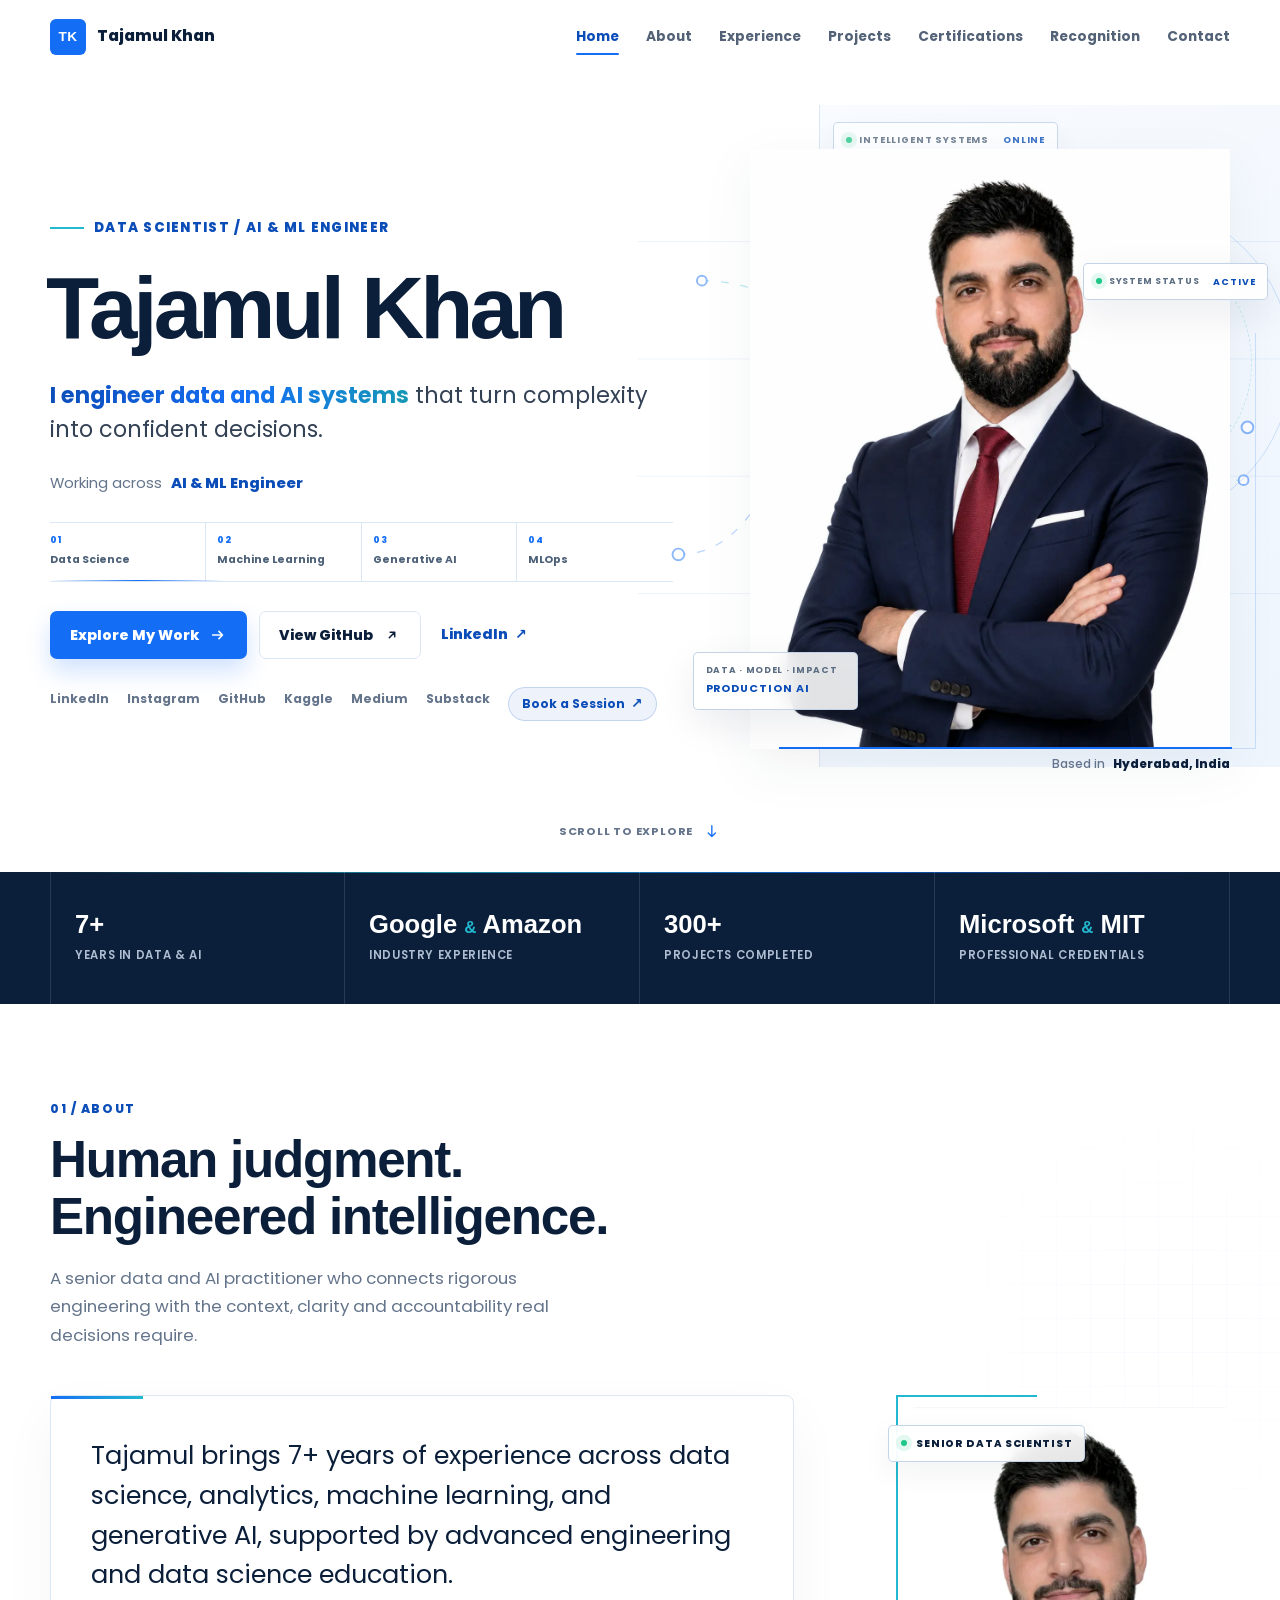
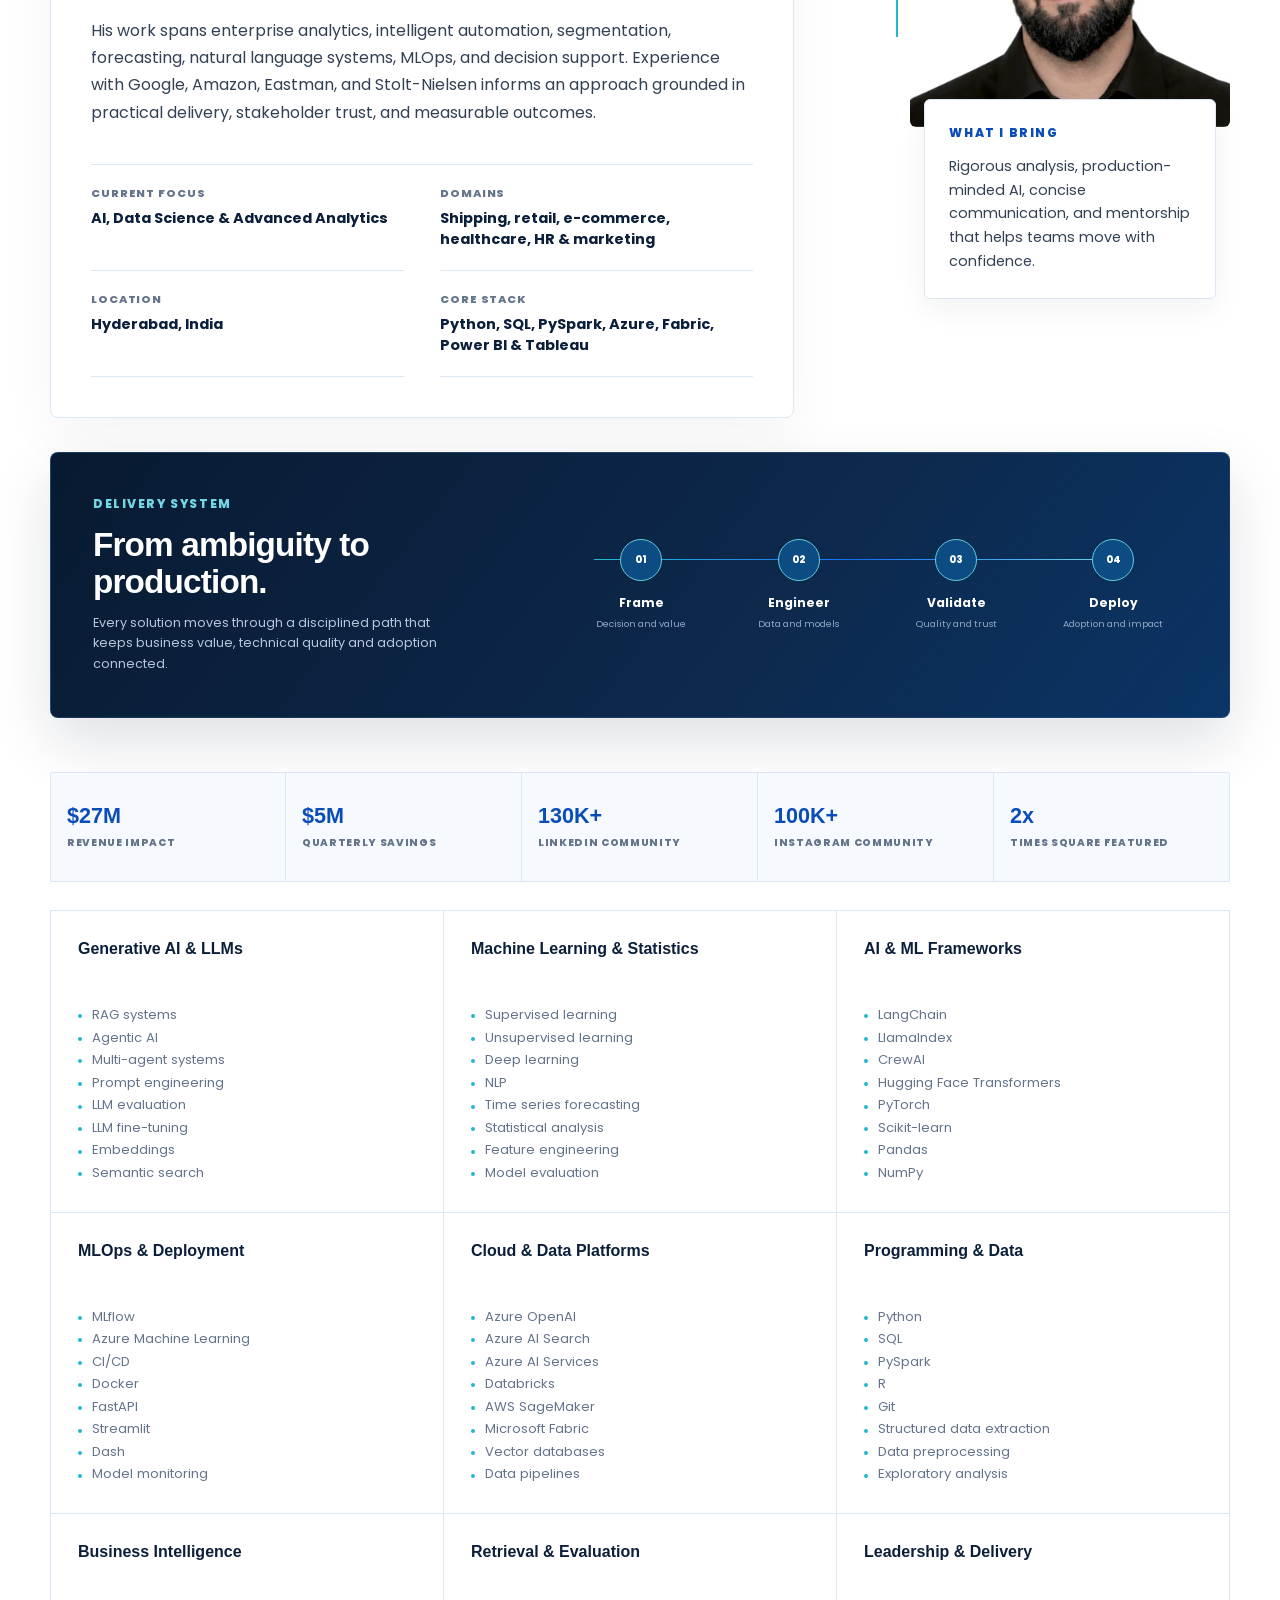
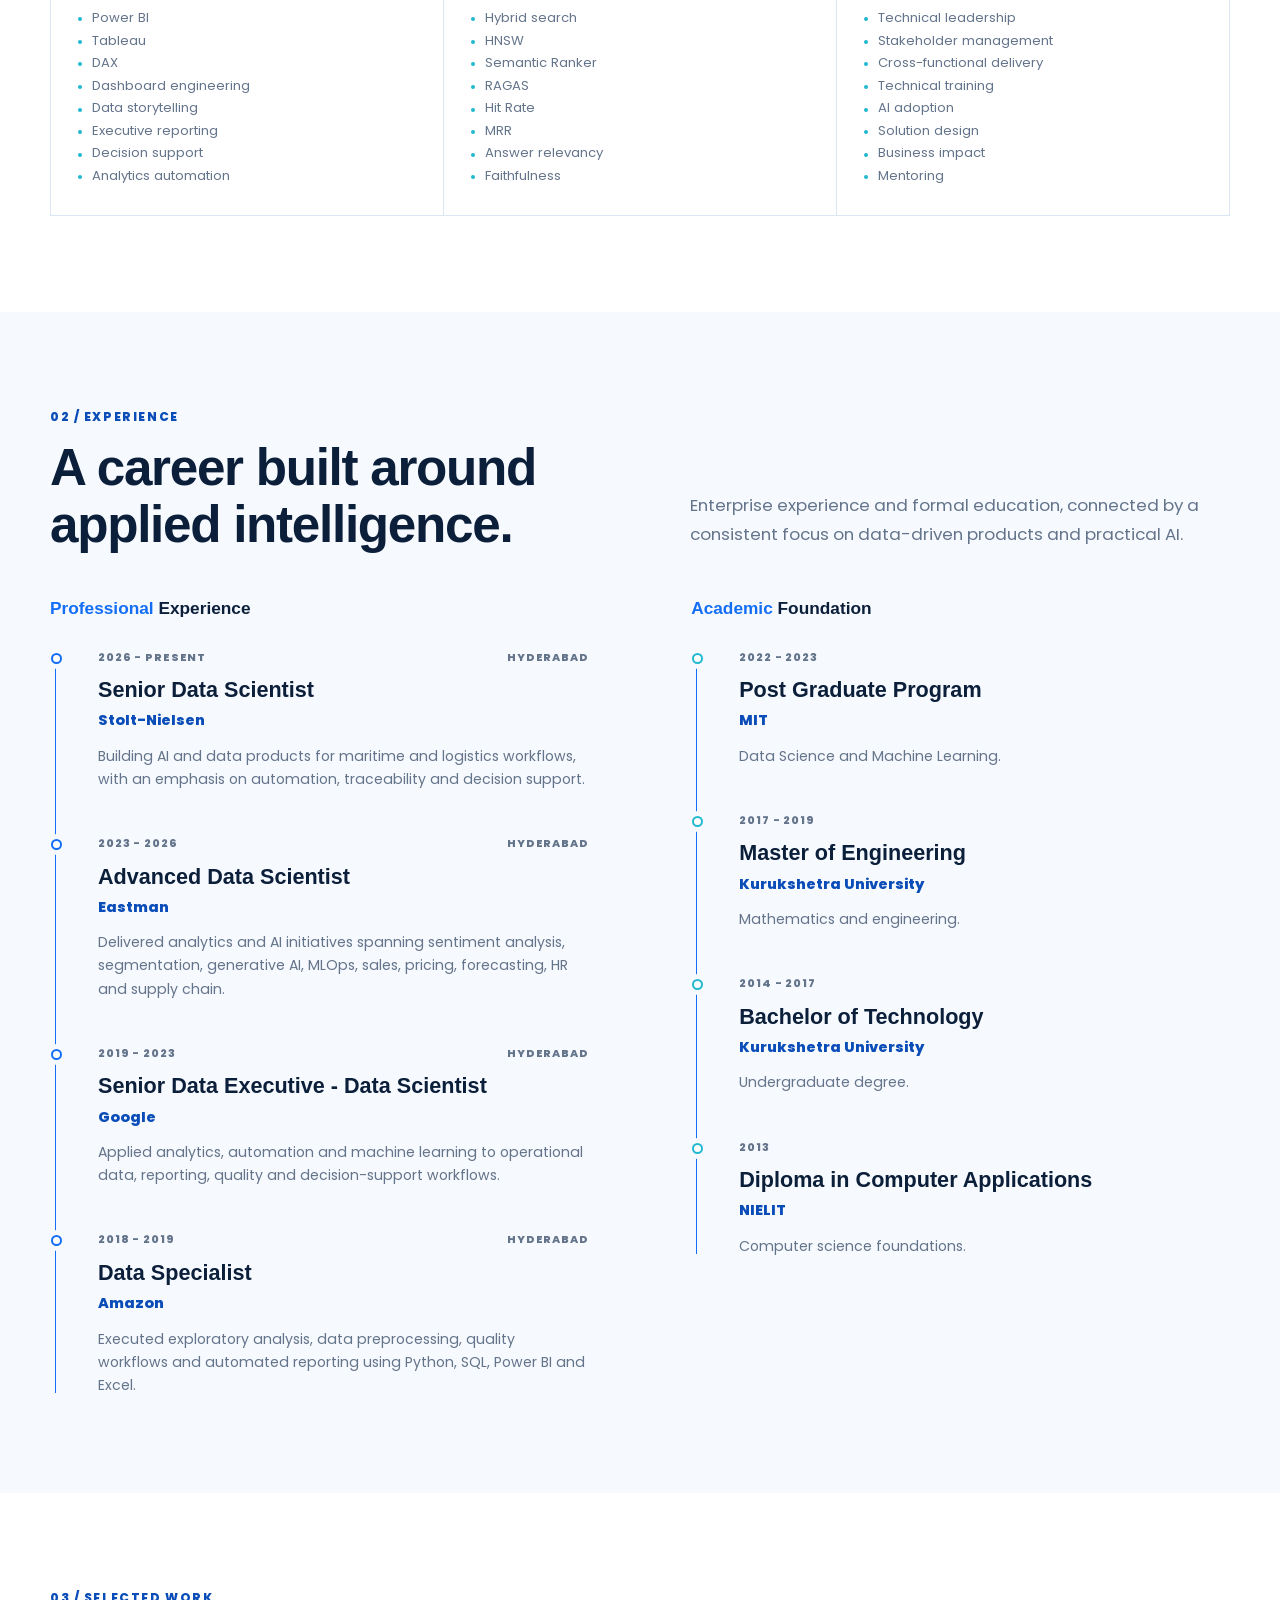
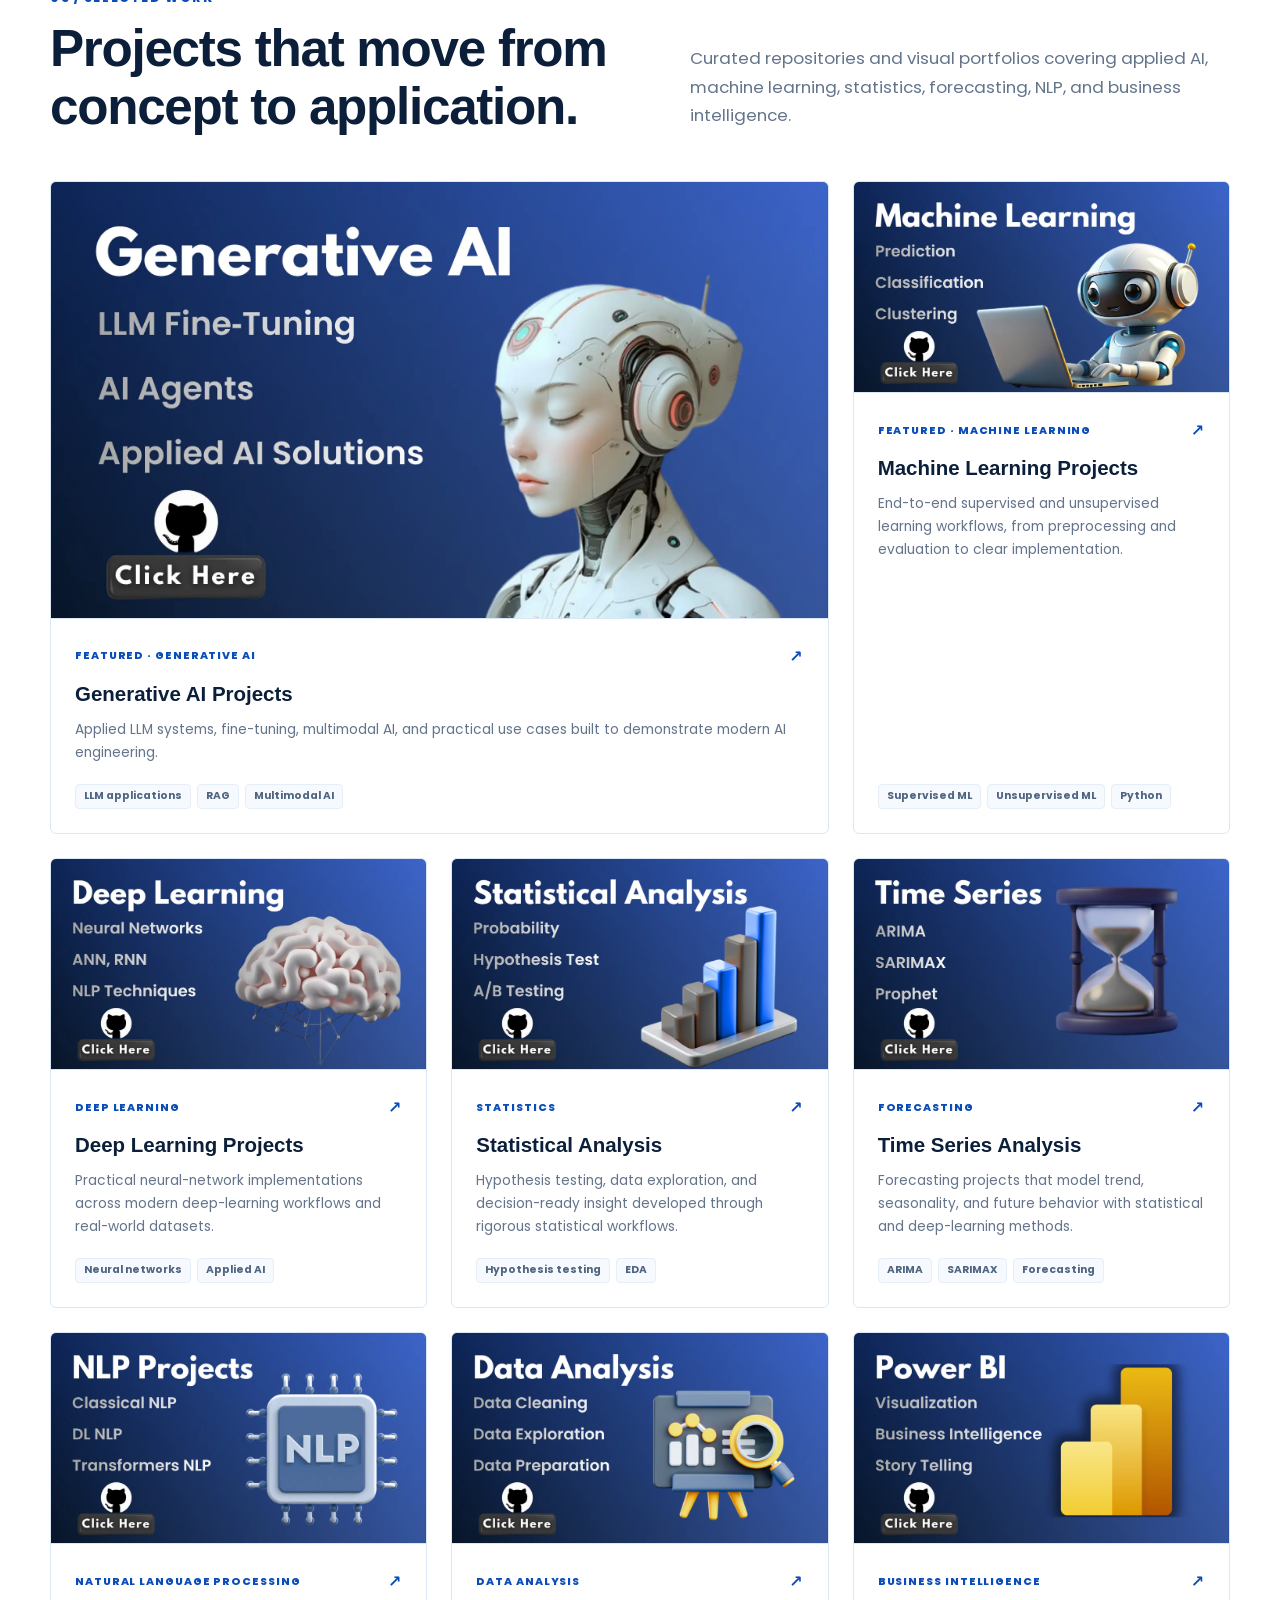
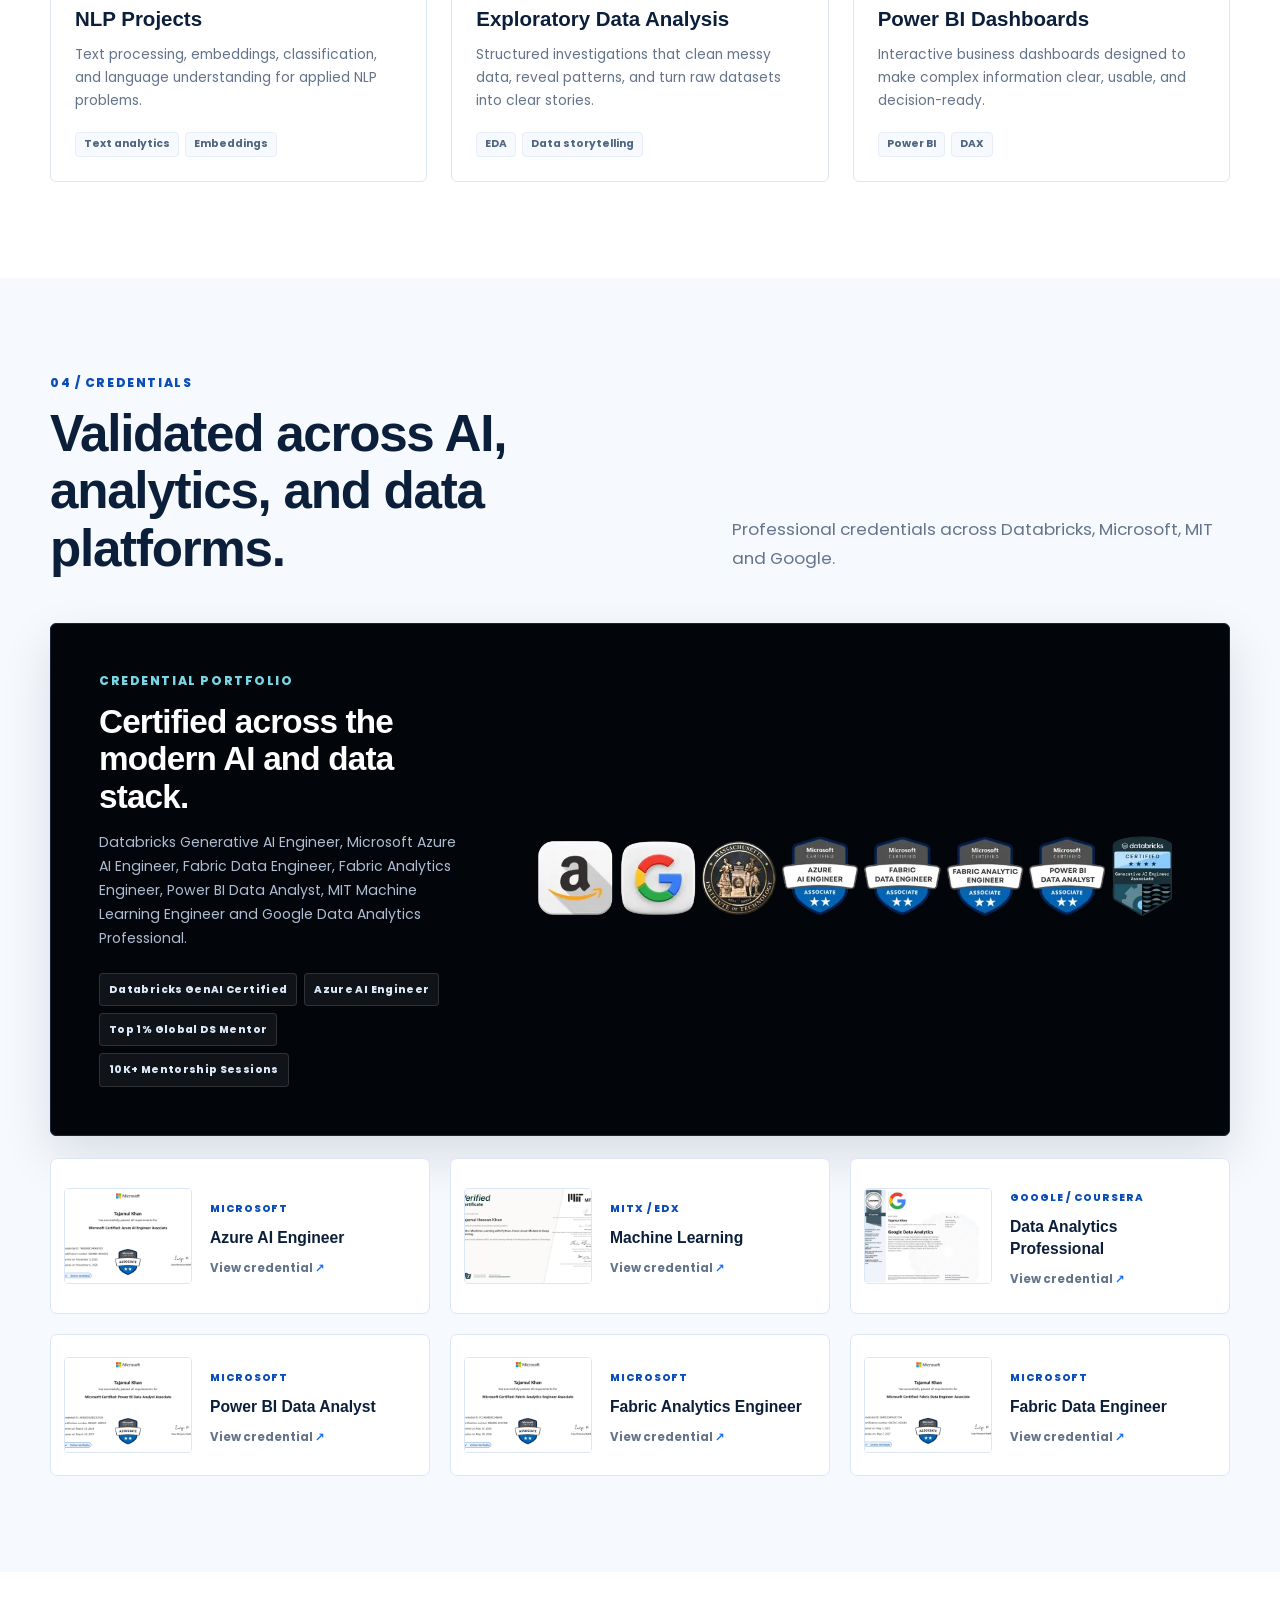
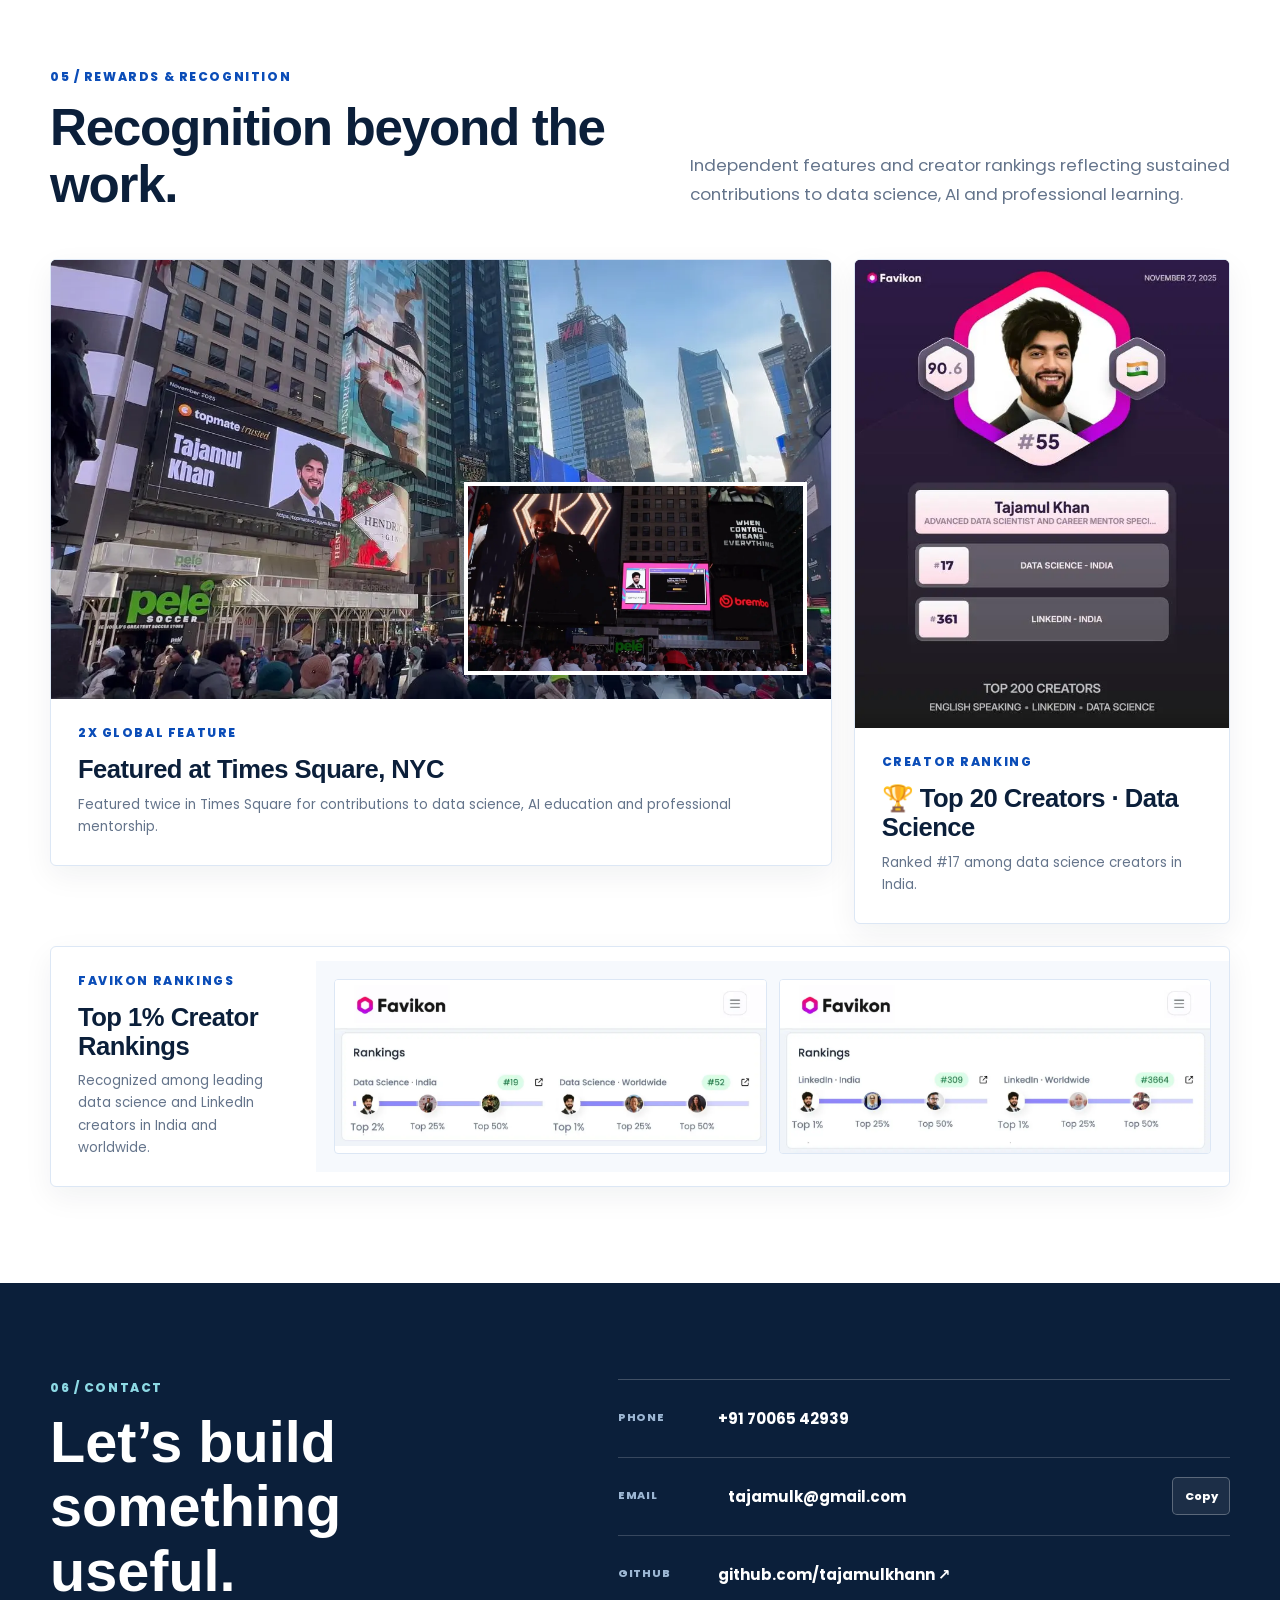
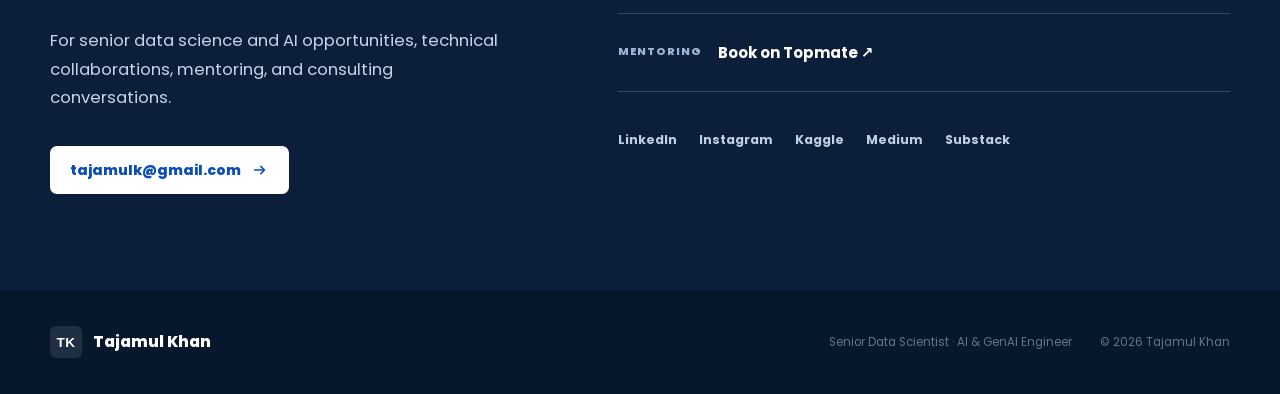
<file: index.html>
<!doctype html>
<html lang="en" class="no-js">
  <head>
    <meta charset="utf-8">
    <meta name="viewport" content="width=device-width, initial-scale=1">
    <meta name="theme-color" content="#ffffff">
    <meta name="color-scheme" content="light">

    <title>Tajamul Khan | Senior Data Scientist &amp; AI Engineer</title>
    <meta name="description" content="Portfolio of Tajamul Khan, a Senior Data Scientist and AI Engineer building practical machine learning, generative AI, analytics, and data products.">
    <link rel="canonical" href="https://tajamulkhann.github.io/">

    <meta property="og:type" content="profile">
    <meta property="og:title" content="Tajamul Khan | Senior Data Scientist &amp; AI Engineer">
    <meta property="og:description" content="Data science, machine learning, generative AI, analytics, and engineering work by Tajamul Khan.">
    <meta property="og:url" content="https://tajamulkhann.github.io/">
    <meta property="og:image" content="https://tajamulkhann.github.io/images/tajamul-khan-portrait.png">
    <meta property="og:image:alt" content="Professional portrait of Tajamul Khan">
    <meta property="profile:first_name" content="Tajamul">
    <meta property="profile:last_name" content="Khan">

    <meta name="twitter:card" content="summary_large_image">
    <meta name="twitter:title" content="Tajamul Khan | Senior Data Scientist &amp; AI Engineer">
    <meta name="twitter:description" content="Explore practical data science, AI, machine learning, and analytics work by Tajamul Khan.">
    <meta name="twitter:image" content="https://tajamulkhann.github.io/images/tajamul-khan-portrait.png">
    <meta name="twitter:image:alt" content="Professional portrait of Tajamul Khan">

    <link rel="icon" href="images/favicon.svg" type="image/svg+xml">
    <link rel="preload" href="images/tajamul-khan-portrait.webp" as="image" type="image/webp" fetchpriority="high">
    <link rel="preconnect" href="https://fonts.googleapis.com">
    <link rel="preconnect" href="https://fonts.gstatic.com" crossorigin>
    <link href="https://fonts.googleapis.com/css2?family=Poppins:wght@400;500;600;700&amp;display=swap" rel="stylesheet">
    <link rel="stylesheet" href="css/portfolio.css">
    <script>document.documentElement.classList.replace('no-js', 'js');</script>

    <script type="application/ld+json">
      {
        "@context": "https://schema.org",
        "@type": "Person",
        "name": "Tajamul Khan",
        "url": "https://tajamulkhann.github.io/",
        "image": "https://tajamulkhann.github.io/images/tajamul-khan-portrait.png",
        "jobTitle": "Senior Data Scientist",
        "address": {
          "@type": "PostalAddress",
          "addressLocality": "Hyderabad",
          "addressCountry": "IN"
        },
        "sameAs": [
          "https://github.com/tajamulkhann",
          "https://www.linkedin.com/in/tajamulkhann/",
          "https://www.instagram.com/tajamul.codes/",
          "https://www.kaggle.com/tajamulkhan",
          "https://medium.com/@tajamulkhan",
          "https://substack.com/@tajamulkhan"
        ],
        "knowsAbout": ["Data Science", "Machine Learning", "Generative AI", "Agentic AI", "Business Intelligence", "Statistical Analysis"]
      }
    </script>
  </head>

  <body>
    <a class="skip-link" href="#main-content">Skip to main content</a>

    <header class="site-header" id="ftco-navbar">
      <div class="nav-shell">
        <a class="brand" href="index.html" aria-label="Tajamul Khan portfolio home">
          <span class="brand-mark" aria-hidden="true">TK</span>
          <span class="brand-name">Tajamul Khan</span>
        </a>

        <button class="menu-toggle" type="button" aria-expanded="false" aria-controls="ftco-nav" aria-label="Open navigation menu">
          <span></span><span></span><span></span>
        </button>

        <nav class="site-nav" id="ftco-nav" aria-label="Primary navigation">
          <a href="#home-section" data-nav-link>Home</a>
          <a href="#about-section" data-nav-link>About</a>
          <a href="#resume-section" data-nav-link>Experience</a>
          <a href="#project-section" data-nav-link>Projects</a>
          <a href="#service-section" data-nav-link>Certifications</a>
          <a href="#recognition-section" data-nav-link>Recognition</a>
          <a href="#contact-section" data-nav-link>Contact</a>
        </nav>
      </div>
    </header>

    <main id="main-content">
      <section class="hero" id="home-section" data-section aria-labelledby="hero-title">
        <div class="hero-system-art" aria-hidden="true">
          <svg viewBox="0 0 720 620" preserveAspectRatio="xMidYMid meet">
            <g class="system-grid-lines">
              <path d="M30 120H690M30 240H690M30 360H690M30 480H690"/>
              <path d="M150 40V580M300 40V580M450 40V580M600 40V580"/>
            </g>
            <g class="system-paths">
              <path d="M72 440C172 440 166 284 276 284S392 176 492 176 560 310 654 310"/>
              <path d="M96 160C182 160 208 220 292 220S405 414 510 414 562 364 650 364"/>
              <path d="M185 512C185 426 284 434 284 352S388 268 388 196 468 102 560 102"/>
            </g>
            <g class="system-nodes">
              <circle cx="72" cy="440" r="6"/><circle cx="276" cy="284" r="6"/><circle cx="492" cy="176" r="6"/><circle cx="654" cy="310" r="6"/>
              <circle cx="96" cy="160" r="5"/><circle cx="292" cy="220" r="5"/><circle cx="510" cy="414" r="5"/><circle cx="650" cy="364" r="5"/>
              <circle cx="185" cy="512" r="5"/><circle cx="388" cy="196" r="5"/><circle cx="560" cy="102" r="5"/>
            </g>
          </svg>
          <div class="system-readout"><span><i></i> Intelligent systems</span><b>ONLINE</b></div>
        </div>

        <div class="hero-grid container">
          <div class="hero-copy reveal">
            <p class="eyebrow"><span></span>Data Scientist / AI &amp; ML Engineer</p>
            <h1 id="hero-title">Tajamul Khan</h1>
            <p class="hero-statement"><span>I engineer data and AI systems</span> that turn complexity into confident decisions.</p>

            <div class="role-line">
              <span class="role-label">Working across</span>
              <span class="role-rotator" id="typing-animation" aria-hidden="true">Data Scientist</span>
              <span class="sr-only">Data Scientist, AI and Machine Learning Engineer, Generative AI Engineer and Agentic AI practitioner.</span>
            </div>

            <div class="hero-stack" aria-label="Core technical areas">
              <span><b>01</b> Data Science</span>
              <span><b>02</b> Machine Learning</span>
              <span><b>03</b> Generative AI</span>
              <span><b>04</b> MLOps</span>
            </div>

            <div class="hero-actions">
              <a class="button button-primary" href="#project-section">
                Explore My Work
                <svg aria-hidden="true" viewBox="0 0 20 20"><path d="M4 10h11M11 6l4 4-4 4"/></svg>
              </a>
              <a class="button button-secondary" href="https://github.com/tajamulkhann" target="_blank" rel="noopener noreferrer">
                View GitHub
                <svg aria-hidden="true" viewBox="0 0 20 20"><path d="M7 13 13 7M8 7h5v5"/></svg>
              </a>
              <a class="text-link" href="https://www.linkedin.com/in/tajamulkhann/" target="_blank" rel="noopener noreferrer">LinkedIn <span aria-hidden="true">↗</span></a>
            </div>

            <div class="hero-socials" aria-label="Social profiles">
              <a href="https://www.linkedin.com/in/tajamulkhann/" target="_blank" rel="noopener noreferrer">LinkedIn</a>
              <a href="https://www.instagram.com/tajamul.codes/" target="_blank" rel="noopener noreferrer">Instagram</a>
              <a href="https://github.com/tajamulkhann" target="_blank" rel="noopener noreferrer">GitHub</a>
              <a href="https://www.kaggle.com/tajamulkhan" target="_blank" rel="noopener noreferrer">Kaggle</a>
              <a href="https://medium.com/@tajamulkhan" target="_blank" rel="noopener noreferrer">Medium</a>
              <a href="https://substack.com/@tajamulkhan" target="_blank" rel="noopener noreferrer">Substack</a>
              <a class="hero-booking-link" href="https://topmate.io/tajamulkhan" target="_blank" rel="noopener noreferrer">Book a Session <span aria-hidden="true">↗</span></a>
            </div>
          </div>

          <div class="hero-portrait reveal" data-delay="120">
            <div class="portrait-tech portrait-tech-top" aria-hidden="true"><span><i></i> System status</span><strong>ACTIVE</strong></div>
            <div class="portrait-orbit" aria-hidden="true"><i></i><i></i><i></i></div>
            <picture>
              <source srcset="images/tajamul-khan-portrait.webp" type="image/webp">
              <img src="images/tajamul-khan-portrait.png" width="1122" height="1402" alt="Professional portrait of Tajamul Khan" fetchpriority="high" decoding="async">
            </picture>
            <div class="portrait-tech portrait-tech-bottom" aria-hidden="true"><span>DATA · MODEL · IMPACT</span><strong>PRODUCTION AI</strong></div>
            <p class="portrait-caption"><span>Based in</span> Hyderabad, India</p>
          </div>
        </div>

        <a class="scroll-cue" href="#about-section" aria-label="Scroll to About section">
          <span>Scroll to explore</span>
          <svg aria-hidden="true" viewBox="0 0 20 20"><path d="M10 3v12M6 11l4 4 4-4"/></svg>
        </a>
      </section>

      <aside class="proof-strip" aria-label="Career highlights">
        <div class="container proof-grid">
          <div class="proof-item reveal"><strong data-counter="7" data-suffix="+">7+</strong><span>Years in Data &amp; AI</span></div>
          <div class="proof-item reveal" data-delay="60"><strong>Google <small>&amp;</small> Amazon</strong><span>Industry Experience</span></div>
          <div class="proof-item reveal" data-delay="120"><strong data-counter="300" data-suffix="+">300+</strong><span>Projects Completed</span></div>
          <div class="proof-item reveal" data-delay="180"><strong>Microsoft <small>&amp;</small> MIT</strong><span>Professional Credentials</span></div>
        </div>
      </aside>

      <section class="section about-section" id="about-section" data-section aria-labelledby="about-title">
        <div class="container">
          <div class="section-heading reveal">
            <p class="section-kicker">01 / About</p>
            <h2 id="about-title">Human judgment.<br>Engineered intelligence.</h2>
            <p>A senior data and AI practitioner who connects rigorous engineering with the context, clarity and accountability real decisions require.</p>
          </div>

          <div class="about-layout">
            <article class="about-story reveal">
              <p class="lead">Tajamul brings 7+ years of experience across data science, analytics, machine learning, and generative AI, supported by advanced engineering and data science education.</p>
              <p>His work spans enterprise analytics, intelligent automation, segmentation, forecasting, natural language systems, MLOps, and decision support. Experience with Google, Amazon, Eastman, and Stolt-Nielsen informs an approach grounded in practical delivery, stakeholder trust, and measurable outcomes.</p>

              <dl class="profile-facts">
                <div><dt>Current focus</dt><dd>AI, Data Science &amp; Advanced Analytics</dd></div>
                <div><dt>Domains</dt><dd>Shipping, retail, e-commerce, healthcare, HR &amp; marketing</dd></div>
                <div><dt>Location</dt><dd>Hyderabad, India</dd></div>
                <div><dt>Core stack</dt><dd>Python, SQL, PySpark, Azure, Fabric, Power BI &amp; Tableau</dd></div>
              </dl>
            </article>

            <aside class="about-profile reveal" data-delay="100">
              <picture>
                <source srcset="images/tajamul-khan-headshot.webp" type="image/webp">
                <img src="images/tajamul-khan-headshot.png" width="800" height="800" loading="lazy" decoding="async" alt="Headshot of Tajamul Khan in a black shirt">
              </picture>
              <span class="about-profile-status" aria-hidden="true"><i></i> Senior Data Scientist</span>
              <div><p class="mini-label">What I bring</p><p>Rigorous analysis, production-minded AI, concise communication, and mentorship that helps teams move with confidence.</p></div>
            </aside>
          </div>

          <div class="delivery-system reveal" aria-label="Approach from business problem to production system">
            <div class="delivery-intro">
              <p class="mini-label">Delivery system</p>
              <h3>From ambiguity to production.</h3>
              <p>Every solution moves through a disciplined path that keeps business value, technical quality and adoption connected.</p>
            </div>
            <ol class="delivery-flow">
              <li><span>01</span><div><strong>Frame</strong><small>Decision and value</small></div></li>
              <li><span>02</span><div><strong>Engineer</strong><small>Data and models</small></div></li>
              <li><span>03</span><div><strong>Validate</strong><small>Quality and trust</small></div></li>
              <li><span>04</span><div><strong>Deploy</strong><small>Adoption and impact</small></div></li>
            </ol>
          </div>

          <div class="achievement-badges reveal" aria-label="Career impact and community highlights">
            <div><strong>$27M</strong><span>Revenue impact</span></div>
            <div><strong>$5M</strong><span>Quarterly savings</span></div>
            <div><strong>130K+</strong><span>LinkedIn community</span></div>
            <div><strong>100K+</strong><span>Instagram community</span></div>
            <div><strong>2x</strong><span>Times Square featured</span></div>
          </div>

          <div class="expertise-grid" aria-label="Areas of expertise">
            <article class="expertise-group reveal"><h3>Generative AI &amp; LLMs</h3><ul><li>RAG systems</li><li>Agentic AI</li><li>Multi-agent systems</li><li>Prompt engineering</li><li>LLM evaluation</li><li>LLM fine-tuning</li><li>Embeddings</li><li>Semantic search</li></ul></article>
            <article class="expertise-group reveal" data-delay="40"><h3>Machine Learning &amp; Statistics</h3><ul><li>Supervised learning</li><li>Unsupervised learning</li><li>Deep learning</li><li>NLP</li><li>Time series forecasting</li><li>Statistical analysis</li><li>Feature engineering</li><li>Model evaluation</li></ul></article>
            <article class="expertise-group reveal" data-delay="80"><h3>AI &amp; ML Frameworks</h3><ul><li>LangChain</li><li>LlamaIndex</li><li>CrewAI</li><li>Hugging Face Transformers</li><li>PyTorch</li><li>Scikit-learn</li><li>Pandas</li><li>NumPy</li></ul></article>
            <article class="expertise-group reveal" data-delay="120"><h3>MLOps &amp; Deployment</h3><ul><li>MLflow</li><li>Azure Machine Learning</li><li>CI/CD</li><li>Docker</li><li>FastAPI</li><li>Streamlit</li><li>Dash</li><li>Model monitoring</li></ul></article>
            <article class="expertise-group reveal" data-delay="160"><h3>Cloud &amp; Data Platforms</h3><ul><li>Azure OpenAI</li><li>Azure AI Search</li><li>Azure AI Services</li><li>Databricks</li><li>AWS SageMaker</li><li>Microsoft Fabric</li><li>Vector databases</li><li>Data pipelines</li></ul></article>
            <article class="expertise-group reveal" data-delay="200"><h3>Programming &amp; Data</h3><ul><li>Python</li><li>SQL</li><li>PySpark</li><li>R</li><li>Git</li><li>Structured data extraction</li><li>Data preprocessing</li><li>Exploratory analysis</li></ul></article>
            <article class="expertise-group reveal" data-delay="40"><h3>Business Intelligence</h3><ul><li>Power BI</li><li>Tableau</li><li>DAX</li><li>Dashboard engineering</li><li>Data storytelling</li><li>Executive reporting</li><li>Decision support</li><li>Analytics automation</li></ul></article>
            <article class="expertise-group reveal" data-delay="80"><h3>Retrieval &amp; Evaluation</h3><ul><li>Hybrid search</li><li>HNSW</li><li>Semantic Ranker</li><li>RAGAS</li><li>Hit Rate</li><li>MRR</li><li>Answer relevancy</li><li>Faithfulness</li></ul></article>
            <article class="expertise-group reveal" data-delay="120"><h3>Leadership &amp; Delivery</h3><ul><li>Technical leadership</li><li>Stakeholder management</li><li>Cross-functional delivery</li><li>Technical training</li><li>AI adoption</li><li>Solution design</li><li>Business impact</li><li>Mentoring</li></ul></article>
          </div>
        </div>
      </section>

      <section class="section experience-section" id="resume-section" data-section aria-labelledby="experience-title">
        <div class="container">
          <div class="section-heading section-heading-row reveal">
            <div><p class="section-kicker">02 / Experience</p><h2 id="experience-title">A career built around applied intelligence.</h2></div>
            <p>Enterprise experience and formal education, connected by a consistent focus on data-driven products and practical AI.</p>
          </div>

          <div class="timeline-columns">
            <div>
              <h3 class="timeline-heading"><span>Professional</span> Experience</h3>
              <div class="timeline reveal">
                <article class="timeline-item"><div class="timeline-meta"><time>2026 - Present</time><span>Hyderabad</span></div><h4>Senior Data Scientist</h4><p class="timeline-org">Stolt-Nielsen</p><p>Building AI and data products for maritime and logistics workflows, with an emphasis on automation, traceability and decision support.</p></article>
                <article class="timeline-item"><div class="timeline-meta"><time>2023 - 2026</time><span>Hyderabad</span></div><h4>Advanced Data Scientist</h4><p class="timeline-org">Eastman</p><p>Delivered analytics and AI initiatives spanning sentiment analysis, segmentation, generative AI, MLOps, sales, pricing, forecasting, HR and supply chain.</p></article>
                <article class="timeline-item"><div class="timeline-meta"><time>2019 - 2023</time><span>Hyderabad</span></div><h4>Senior Data Executive - Data Scientist</h4><p class="timeline-org">Google</p><p>Applied analytics, automation and machine learning to operational data, reporting, quality and decision-support workflows.</p></article>
                <article class="timeline-item"><div class="timeline-meta"><time>2018 - 2019</time><span>Hyderabad</span></div><h4>Data Specialist</h4><p class="timeline-org">Amazon</p><p>Executed exploratory analysis, data preprocessing, quality workflows and automated reporting using Python, SQL, Power BI and Excel.</p></article>
              </div>
            </div>

            <div>
              <h3 class="timeline-heading"><span>Academic</span> Foundation</h3>
              <div class="timeline timeline-education reveal" data-delay="100">
                <article class="timeline-item"><div class="timeline-meta"><time>2022 - 2023</time></div><h4>Post Graduate Program</h4><p class="timeline-org">MIT</p><p>Data Science and Machine Learning.</p></article>
                <article class="timeline-item"><div class="timeline-meta"><time>2017 - 2019</time></div><h4>Master of Engineering</h4><p class="timeline-org">Kurukshetra University</p><p>Mathematics and engineering.</p></article>
                <article class="timeline-item"><div class="timeline-meta"><time>2014 - 2017</time></div><h4>Bachelor of Technology</h4><p class="timeline-org">Kurukshetra University</p><p>Undergraduate degree.</p></article>
                <article class="timeline-item"><div class="timeline-meta"><time>2013</time></div><h4>Diploma in Computer Applications</h4><p class="timeline-org">NIELIT</p><p>Computer science foundations.</p></article>
              </div>
            </div>
          </div>
        </div>
      </section>

      <section class="section projects-section" id="project-section" data-section aria-labelledby="projects-title">
        <div class="container">
          <div class="section-heading section-heading-row reveal">
            <div><p class="section-kicker">03 / Selected work</p><h2 id="projects-title">Projects that move from concept to application.</h2></div>
            <p>Curated repositories and visual portfolios covering applied AI, machine learning, statistics, forecasting, NLP, and business intelligence.</p>
          </div>

          <div class="project-grid">
            <a class="project-card project-card-featured reveal" href="https://github.com/tajamulkhann/Generative-AI-Projects" target="_blank" rel="noopener noreferrer">
              <figure><img src="images/project-generative-ai.webp" width="1920" height="1080" alt="Preview of Tajamul Khan's Generative AI projects" loading="lazy" decoding="async"></figure>
              <div class="project-content"><div class="project-topline"><span>Featured · Generative AI</span><span aria-hidden="true">↗</span></div><h3>Generative AI Projects</h3><p>Applied LLM systems, fine-tuning, multimodal AI, and practical use cases built to demonstrate modern AI engineering.</p><ul class="tag-list"><li>LLM applications</li><li>RAG</li><li>Multimodal AI</li></ul></div>
            </a>

            <a class="project-card project-card-featured reveal" data-delay="80" href="https://github.com/tajamulkhann/Machine-Learning-Projects" target="_blank" rel="noopener noreferrer">
              <figure><img src="images/project-machine-learning.webp" width="1920" height="1080" alt="Preview of Tajamul Khan's Machine Learning projects" loading="lazy" decoding="async"></figure>
              <div class="project-content"><div class="project-topline"><span>Featured · Machine Learning</span><span aria-hidden="true">↗</span></div><h3>Machine Learning Projects</h3><p>End-to-end supervised and unsupervised learning workflows, from preprocessing and evaluation to clear implementation.</p><ul class="tag-list"><li>Supervised ML</li><li>Unsupervised ML</li><li>Python</li></ul></div>
            </a>

            <a class="project-card reveal" href="https://github.com/tajamulkhann/Deep-Learning-Projects" target="_blank" rel="noopener noreferrer"><figure><img src="images/project-deep-learning.webp" width="1920" height="1080" alt="Preview of Tajamul Khan's Deep Learning projects" loading="lazy" decoding="async"></figure><div class="project-content"><div class="project-topline"><span>Deep Learning</span><span aria-hidden="true">↗</span></div><h3>Deep Learning Projects</h3><p>Practical neural-network implementations across modern deep-learning workflows and real-world datasets.</p><ul class="tag-list"><li>Neural networks</li><li>Applied AI</li></ul></div></a>
            <a class="project-card reveal" data-delay="50" href="https://github.com/tajamulkhann/Statistical-Analysis-Projects" target="_blank" rel="noopener noreferrer"><figure><img src="images/project-statistical-analysis.webp" width="1920" height="1080" alt="Preview of Tajamul Khan's Statistical Analysis projects" loading="lazy" decoding="async"></figure><div class="project-content"><div class="project-topline"><span>Statistics</span><span aria-hidden="true">↗</span></div><h3>Statistical Analysis</h3><p>Hypothesis testing, data exploration, and decision-ready insight developed through rigorous statistical workflows.</p><ul class="tag-list"><li>Hypothesis testing</li><li>EDA</li></ul></div></a>
            <a class="project-card reveal" data-delay="100" href="https://github.com/tajamulkhann/Time-Series-Analysis" target="_blank" rel="noopener noreferrer"><figure><img src="images/project-time-series.webp" width="1920" height="1080" alt="Preview of Tajamul Khan's Time Series Analysis projects" loading="lazy" decoding="async"></figure><div class="project-content"><div class="project-topline"><span>Forecasting</span><span aria-hidden="true">↗</span></div><h3>Time Series Analysis</h3><p>Forecasting projects that model trend, seasonality, and future behavior with statistical and deep-learning methods.</p><ul class="tag-list"><li>ARIMA</li><li>SARIMAX</li><li>Forecasting</li></ul></div></a>
            <a class="project-card reveal" href="https://github.com/tajamulkhann/NLP-Projects" target="_blank" rel="noopener noreferrer"><figure><img src="images/project-nlp.webp" width="1920" height="1080" alt="Preview of Tajamul Khan's Natural Language Processing projects" loading="lazy" decoding="async"></figure><div class="project-content"><div class="project-topline"><span>Natural Language Processing</span><span aria-hidden="true">↗</span></div><h3>NLP Projects</h3><p>Text processing, embeddings, classification, and language understanding for applied NLP problems.</p><ul class="tag-list"><li>Text analytics</li><li>Embeddings</li></ul></div></a>
            <a class="project-card reveal" data-delay="50" href="https://github.com/tajamulkhann/Exploratory-Data-Analysis-Projects" target="_blank" rel="noopener noreferrer"><figure><img src="images/project-data-analysis.webp" width="1920" height="1080" alt="Preview of Tajamul Khan's Exploratory Data Analysis projects" loading="lazy" decoding="async"></figure><div class="project-content"><div class="project-topline"><span>Data Analysis</span><span aria-hidden="true">↗</span></div><h3>Exploratory Data Analysis</h3><p>Structured investigations that clean messy data, reveal patterns, and turn raw datasets into clear stories.</p><ul class="tag-list"><li>EDA</li><li>Data storytelling</li></ul></div></a>
            <a class="project-card reveal" data-delay="100" href="https://github.com/tajamulkhann/Power-BI-Projects" target="_blank" rel="noopener noreferrer"><figure><img src="images/project-power-bi.webp" width="1920" height="1080" alt="Preview of Tajamul Khan's Power BI dashboard portfolio" loading="lazy" decoding="async"></figure><div class="project-content"><div class="project-topline"><span>Business Intelligence</span><span aria-hidden="true">↗</span></div><h3>Power BI Dashboards</h3><p>Interactive business dashboards designed to make complex information clear, usable, and decision-ready.</p><ul class="tag-list"><li>Power BI</li><li>DAX</li></ul></div></a>
          </div>
        </div>
      </section>

      <section class="section credentials-section" id="service-section" data-section aria-labelledby="credentials-title">
        <div class="container">
          <div class="section-heading section-heading-row reveal">
            <div><p class="section-kicker">04 / Credentials</p><h2 id="credentials-title">Validated across AI, analytics, and data platforms.</h2></div>
            <p>Professional credentials across Databricks, Microsoft, MIT and Google.</p>
          </div>

          <div class="badge-showcase reveal">
            <div class="badge-showcase-copy">
              <p class="mini-label">Credential portfolio</p>
              <h3>Certified across the modern AI and data stack.</h3>
              <p>Databricks Generative AI Engineer, Microsoft Azure AI Engineer, Fabric Data Engineer, Fabric Analytics Engineer, Power BI Data Analyst, MIT Machine Learning Engineer and Google Data Analytics Professional.</p>
              <div class="resume-badges" aria-label="Additional resume credentials and recognition">
                <span>Databricks GenAI Certified</span>
                <span>Azure AI Engineer</span>
                <span>Top 1% Global DS Mentor</span>
                <span>10K+ Mentorship Sessions</span>
              </div>
            </div>
            <picture>
              <source srcset="images/credential-badges.webp" type="image/webp">
              <img src="images/credential-badges.png" width="1109" height="225" loading="lazy" decoding="async" alt="Amazon, Google, MIT, Microsoft Azure AI Engineer, Fabric Data Engineer, Fabric Analytics Engineer, Power BI Data Analyst and Databricks Generative AI Engineer badges">
            </picture>
          </div>

          <div class="credential-grid">
            <a class="credential-card reveal" href="https://learn.microsoft.com/api/credentials/share/en-us/Tajamulkhan/7608998C940697ED?sharingId=EF7CB78252919E24" target="_blank" rel="noopener noreferrer"><img src="images/proj_10.png" width="1920" height="1080" loading="lazy" decoding="async" alt="Microsoft Azure AI Engineer credential preview"><div><span>Microsoft</span><h3>Azure AI Engineer</h3><p>View credential <b aria-hidden="true">↗</b></p></div></a>
            <a class="credential-card reveal" data-delay="50" href="https://courses.edx.org/certificates/b411376a873a4a1186f5b8939f3f9572" target="_blank" rel="noopener noreferrer"><img src="images/proj_11.png" width="1920" height="1080" loading="lazy" decoding="async" alt="MIT machine learning credential preview"><div><span>MITx / edX</span><h3>Machine Learning</h3><p>View credential <b aria-hidden="true">↗</b></p></div></a>
            <a class="credential-card reveal" data-delay="100" href="https://www.coursera.org/account/accomplishments/professional-cert/3AUVKHKF52ZP" target="_blank" rel="noopener noreferrer"><img src="images/proj_12.png" width="1920" height="1080" loading="lazy" decoding="async" alt="Google Data Analytics Professional credential preview"><div><span>Google / Coursera</span><h3>Data Analytics Professional</h3><p>View credential <b aria-hidden="true">↗</b></p></div></a>
            <a class="credential-card reveal" href="https://learn.microsoft.com/api/credentials/share/en-us/Tajamulkhan/AD600242B5C8212A?sharingId=EF7CB78252919E24" target="_blank" rel="noopener noreferrer"><img src="images/proj_13.png" width="1920" height="1080" loading="lazy" decoding="async" alt="Microsoft Power BI Data Analyst credential preview"><div><span>Microsoft</span><h3>Power BI Data Analyst</h3><p>View credential <b aria-hidden="true">↗</b></p></div></a>
            <a class="credential-card reveal" data-delay="50" href="https://learn.microsoft.com/en-us/users/tajamulkhan/credentials/fc2468eb9c248af8" target="_blank" rel="noopener noreferrer"><img src="images/proj_14.png" width="1920" height="1080" loading="lazy" decoding="async" alt="Microsoft Fabric Analytics Engineer credential preview"><div><span>Microsoft</span><h3>Fabric Analytics Engineer</h3><p>View credential <b aria-hidden="true">↗</b></p></div></a>
            <a class="credential-card reveal" data-delay="100" href="https://learn.microsoft.com/api/credentials/share/en-us/Tajamulkhan/E641E5D41A3C1734?sharingId=EF7CB78252919E24" target="_blank" rel="noopener noreferrer"><img src="images/proj_15.png" width="1920" height="1080" loading="lazy" decoding="async" alt="Microsoft Fabric Data Engineer credential preview"><div><span>Microsoft</span><h3>Fabric Data Engineer</h3><p>View credential <b aria-hidden="true">↗</b></p></div></a>
          </div>
        </div>
      </section>

      <section class="section recognition-section" id="recognition-section" data-section aria-labelledby="recognition-title">
        <div class="container">
          <div class="section-heading section-heading-row reveal">
            <div><p class="section-kicker">05 / Rewards &amp; Recognition</p><h2 id="recognition-title">Recognition beyond the work.</h2></div>
            <p>Independent features and creator rankings reflecting sustained contributions to data science, AI and professional learning.</p>
          </div>

          <div class="recognition-grid">
            <article class="recognition-card recognition-times-square reveal">
              <div class="times-square-gallery">
                <picture><img src="images/recognition-times-square-topmate.webp" width="1280" height="720" loading="lazy" decoding="async" alt="Tajamul Khan featured on a Topmate billboard at Times Square, New York City"></picture>
                <picture><img src="images/recognition-times-square-feature.webp" width="1280" height="720" loading="lazy" decoding="async" alt="Tajamul Khan featured on a second billboard at Times Square, New York City"></picture>
              </div>
              <div class="recognition-copy"><p class="mini-label">2x Global Feature</p><h3>Featured at Times Square, NYC</h3><p>Featured twice in Times Square for contributions to data science, AI education and professional mentorship.</p></div>
            </article>

            <article class="recognition-card recognition-creator reveal" data-delay="80">
              <picture><img src="images/recognition-top-creators.webp" width="640" height="800" loading="lazy" decoding="async" alt="Favikon creator ranking showing Tajamul Khan ranked number 17 for Data Science in India"></picture>
              <div class="recognition-copy"><p class="mini-label">Creator Ranking</p><h3>🏆 Top 20 Creators · Data Science</h3><p>Ranked #17 among data science creators in India.</p></div>
            </article>

            <article class="recognition-card recognition-rankings reveal">
              <div class="recognition-copy"><p class="mini-label">Favikon Rankings</p><h3>Top 1% Creator Rankings</h3><p>Recognized among leading data science and LinkedIn creators in India and worldwide.</p></div>
              <div class="ranking-gallery">
                <picture><img src="images/recognition-data-science-ranking.webp" width="1280" height="495" loading="lazy" decoding="async" alt="Favikon Data Science rankings for Tajamul Khan in India and worldwide"></picture>
                <picture><img src="images/recognition-linkedin-ranking.webp" width="1280" height="515" loading="lazy" decoding="async" alt="Favikon LinkedIn rankings for Tajamul Khan in India and worldwide"></picture>
              </div>
            </article>
          </div>
        </div>
      </section>

      <section class="section contact-section" id="contact-section" data-section aria-labelledby="contact-title">
        <div class="container contact-layout">
          <div class="contact-copy reveal">
            <p class="section-kicker">06 / Contact</p>
            <h2 id="contact-title">Let’s build something useful.</h2>
            <p>For senior data science and AI opportunities, technical collaborations, mentoring, and consulting conversations.</p>
            <a class="button button-light" href="mailto:tajamulk@gmail.com">tajamulk@gmail.com <svg aria-hidden="true" viewBox="0 0 20 20"><path d="M4 10h11M11 6l4 4-4 4"/></svg></a>
          </div>

          <div class="contact-panel reveal" data-delay="100">
            <div class="contact-row"><span>Phone</span><a href="tel://7006542939">+91 70065 42939</a></div>
            <div class="contact-row contact-email"><span>Email</span><a href="mailto:tajamulk@gmail.com">tajamulk@gmail.com</a><button type="button" data-copy-email aria-label="Copy email address">Copy</button></div>
            <div class="contact-row"><span>GitHub</span><a href="https://github.com/tajamulkhann" target="_blank" rel="noopener noreferrer">github.com/tajamulkhann <b aria-hidden="true">↗</b></a></div>
            <div class="contact-row"><span>Mentoring</span><a href="https://topmate.io/tajamulkhan" target="_blank" rel="noopener noreferrer">Book on Topmate <b aria-hidden="true">↗</b></a></div>
            <div class="contact-socials" aria-label="More social profiles">
              <a href="https://www.linkedin.com/in/tajamulkhann/" target="_blank" rel="noopener noreferrer">LinkedIn</a>
              <a href="https://www.instagram.com/tajamul.codes/" target="_blank" rel="noopener noreferrer">Instagram</a>
              <a href="https://www.kaggle.com/tajamulkhan" target="_blank" rel="noopener noreferrer">Kaggle</a>
              <a href="https://medium.com/@tajamulkhan" target="_blank" rel="noopener noreferrer">Medium</a>
              <a href="https://substack.com/@tajamulkhan" target="_blank" rel="noopener noreferrer">Substack</a>
            </div>
          </div>
        </div>
      </section>
    </main>

    <footer class="site-footer">
      <div class="container">
        <a class="brand brand-footer" href="index.html" aria-label="Return to portfolio home"><span class="brand-mark" aria-hidden="true">TK</span><span class="brand-name">Tajamul Khan</span></a>
        <p>Senior Data Scientist · AI &amp; GenAI Engineer</p>
        <p>© <span data-current-year>2026</span> Tajamul Khan</p>
      </div>
    </footer>

    <p class="copy-toast" role="status" aria-live="polite" aria-atomic="true"></p>
    <script src="js/portfolio.js" defer></script>
  </body>
</html>
</file>
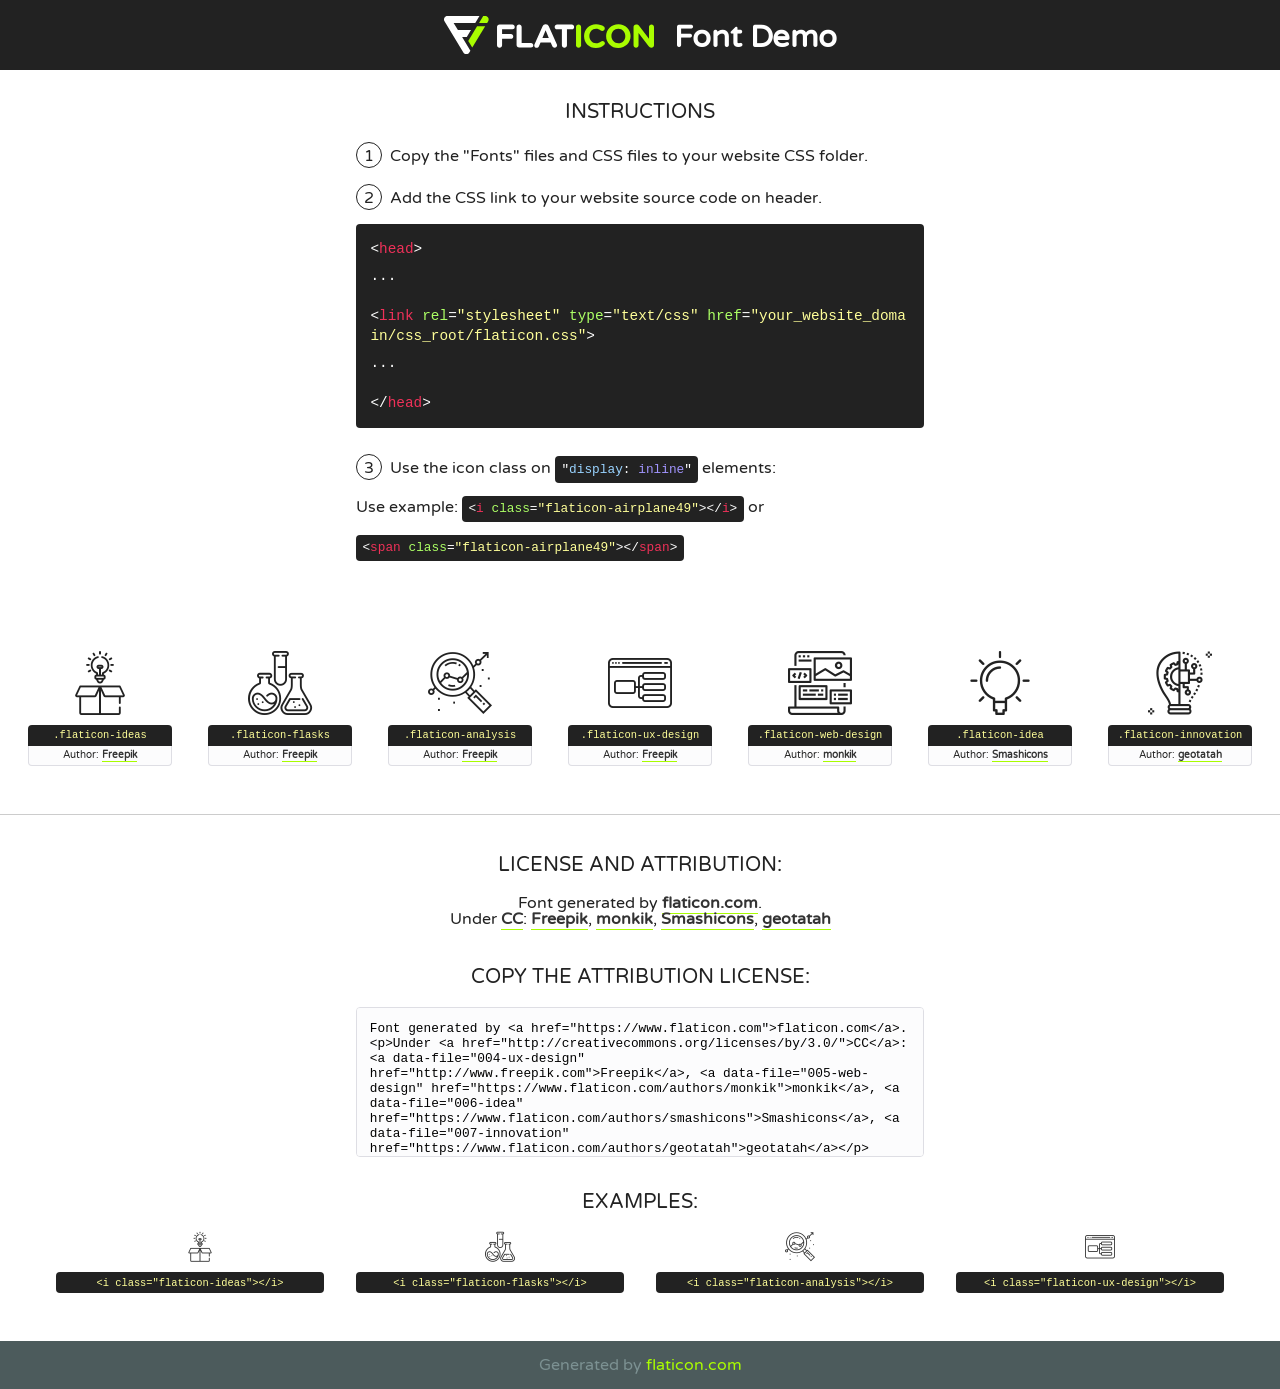
<file: fonts/flaticon/font/flaticon.html>
<!DOCTYPE html>
<!--
  Flaticon icon font: Flaticon
  Creation date: 20/03/2019 02:18
-->
<html>
<!DOCTYPE html>
<html>

<head>
    <title>Flaticon WebFont</title>
    <link href="http://fonts.googleapis.com/css?family=Varela+Round" rel="stylesheet" type="text/css" />
    <link rel="stylesheet" type="text/css" href="flaticon.css">
    <meta charset="UTF-8">
    <style>
    html, body, div, span, applet, object, iframe,
    h1, h2, h3, h4, h5, h6, p, blockquote, pre,
    a, abbr, acronym, address, big, cite, code,
    del, dfn, em, img, ins, kbd, q, s, samp,
    small, strike, strong, sub, sup, tt, var,
    b, u, i, center,
    dl, dt, dd, ol, ul, li,
    fieldset, form, label, legend,
    table, caption, tbody, tfoot, thead, tr, th, td,
    article, aside, canvas, details, embed, 
    figure, figcaption, footer, header, hgroup, 
    menu, nav, output, ruby, section, summary,
    time, mark, audio, video {
        margin: 0;
        padding: 0;
        border: 0;
        font-size: 100%;
        font: inherit;
        vertical-align: baseline;
    }
    /* HTML5 display-role reset for older browsers */
    article, aside, details, figcaption, figure, 
    footer, header, hgroup, menu, nav, section {
        display: block;
    }
    body {
        line-height: 1;
    }
    ol, ul {
        list-style: none;
    }
    blockquote, q {
        quotes: none;
    }
    blockquote:before, blockquote:after,
    q:before, q:after {
        content: '';
        content: none;
    }
    table {
        border-collapse: collapse;
        border-spacing: 0;
    }
    body {
        font-family: 'Varela Round', Helvetica, Arial, sans-serif;
        font-size: 16px;
        color: #222;
    }
    a {
        color: #333;
        border-bottom: 1px solid #a9fd00;
        font-weight: bold;
        text-decoration: none;
    }
    * {
        -moz-box-sizing: border-box;
        -webkit-box-sizing: border-box;
        box-sizing: border-box;
        margin: 0;
        padding: 0;
    }
    [class^="flaticon-"]:before, [class*=" flaticon-"]:before, [class^="flaticon-"]:after, [class*=" flaticon-"]:after {
        font-family: Flaticon;
        font-size: 30px;
        font-style: normal;
        margin-left: 20px;
        color: #333;
    }
    .wrapper {
        max-width: 600px;
        margin: auto;
        padding: 0 1em;
    }
    .title {
        font-size: 1.25em;
        text-align: center;
        margin-bottom: 1em;
        text-transform: uppercase;
    }
    header {
        text-align: center;
        background-color: #222;
        color: #fff;
        padding: 1em;
    }
    header .logo {
        width: 210px;
        height: 38px;
        display: inline-block;
        vertical-align: middle;
        margin-right: 1em;
        border: none;
    }
    header strong {
        font-size: 1.95em;
        font-weight: bold;
        vertical-align: middle;
        margin-top: 5px;
        display: inline-block;
    }
    .demo {
        margin: 2em auto;
        line-height: 1.25em;
    }
    .demo ul li {
        margin-bottom: 1em;
    }
    .demo ul li .num {
        color: #222;
        border-radius: 20px;
        display: inline-block;
        width: 26px;
        padding: 3px;
        height: 26px;
        text-align: center;
        margin-right: 0.5em;
        border: 1px solid #222;
    }
    .demo ul li code {
        background-color: #222;
        border-radius: 4px;
        padding: 0.25em 0.5em;
        display: inline-block;
        color: #fff;
        font-family: Consolas,Monaco,Lucida Console,Liberation Mono,DejaVu Sans Mono,Bitstream Vera Sans Mono,Courier New, monospace;
        font-weight: lighter;
        margin-top: 1em;
        font-size: 0.8em;
        word-break: break-all;
    }
    .demo ul li code.big {
        padding: 1em;
        font-size: 0.9em;
    }
    .demo ul li code .red {
        color: #EF3159;
    }
    .demo ul li code .green {
        color: #ACFF65;
    }
    .demo ul li code .yellow {
        color: #FFFF99;
    }
    .demo ul li code .blue {
        color: #99D3FF;
    }
    .demo ul li code .purple {
        color: #A295FF;
    }
    .demo ul li code .dots {
        margin-top: 0.5em;
        display: block;
    }
    #glyphs {
        border-bottom: 1px solid #ccc;
        padding: 2em 0;
        text-align: center;
    }
    .glyph {
        display: inline-block;
        width: 9em;
        margin: 1em;
        text-align: center;
        vertical-align: top;
        background: #FFF;
    }
    .glyph .glyph-icon {
        padding: 10px;
        display: block;
        font-family:"Flaticon";
        font-size: 64px;
        line-height: 1;
    }
    .glyph .glyph-icon:before {
        font-size: 64px;
        color: #222;
        margin-left: 0;
    }
    .class-name {
        font-size: 0.65em;
        background-color: #222;
        color: #fff;
        border-radius: 4px 4px 0 0;
        padding: 0.5em;
        color: #FFFF99;
        font-family: Consolas,Monaco,Lucida Console,Liberation Mono,DejaVu Sans Mono,Bitstream Vera Sans Mono,Courier New, monospace;
    }
    .author-name {
        font-size: 0.6em;
        background-color: #fcfcfd;
        border: 1px solid #DEDEE4;
        border-top: 0;
        border-radius: 0 0 4px 4px;
        padding: 0.5em;
    }
    .class-name:last-child {
        font-size: 10px;
        color:#888;
    }
    .class-name:last-child a {
        font-size: 10px;
        color:#555;
    }
    .class-name:last-child a:hover {
        color:#a9fd00;
    }
    .glyph > input {
        display: block;
        width: 100px;
        margin: 5px auto;
        text-align: center;
        font-size: 12px;
        cursor: text;
    }
    .glyph > input.icon-input {
        font-family:"Flaticon";
        font-size: 16px;
        margin-bottom: 10px;
    }
    .attribution .title {
        margin-top: 2em;
    }
    .attribution textarea {
        background-color: #fcfcfd;
        padding: 1em;
        border: none;
        box-shadow: none;
        border: 1px solid #DEDEE4;
        border-radius: 4px;
        resize: none;
        width: 100%;
        height: 150px;
        font-size: 0.8em;
        font-family: Consolas,Monaco,Lucida Console,Liberation Mono,DejaVu Sans Mono,Bitstream Vera Sans Mono,Courier New, monospace;
        -webkit-appearance: none;
    }
    .iconsuse {
        margin: 2em auto;
        text-align: center;
        max-width: 1200px;
    }
    .iconsuse:after {
        content: '';
        display: table;
        clear: both;
    }
    .iconsuse .image {
        float: left;
        width: 25%;
        padding: 0 1em;
    }
    .iconsuse .image p {
        margin-bottom: 1em;
    }
    .iconsuse .image span {
        display: block;
        font-size: 0.65em;
        background-color: #222;
        color: #fff;
        border-radius: 4px;
        padding: 0.5em;
        color: #FFFF99;
        margin-top: 1em;
        font-family: Consolas,Monaco,Lucida Console,Liberation Mono,DejaVu Sans Mono,Bitstream Vera Sans Mono,Courier New, monospace;
    }
    #footer {
        text-align: center;
        background-color: #4C5B5C;
        color: #7c9192;
        padding: 1em;
    }
    #footer a {
        border: none;
        color: #a9fd00;
        font-weight: normal;
    }
    @media (max-width: 960px) {
        .iconsuse .image {
            width: 50%;
        }
    }
    @media (max-width: 560px) {
        .iconsuse .image {
            width: 100%;
        }
    }
    </style>
</head>

<body class="characters-off">

    <header>
        <a href="https://www.flaticon.com" target="_blank" class="logo">
            <svg version="1.1" xmlns="http://www.w3.org/2000/svg" xmlns:xlink="http://www.w3.org/1999/xlink" xmlns:a="http://ns.adobe.com/AdobeSVGViewerExtensions/3.0/" viewBox="0 0 560.875 102.036" enable-background="new 0 0 560.875 102.036" xml:space="preserve">
                <defs>
                </defs>
                <g>
                    <g class="letters">
                        <path fill="#ffffff" d="M141.596,29.675c0-3.777,2.985-6.767,6.764-6.767h34.438c3.426,0,6.15,2.728,6.15,6.15
                        c0,3.43-2.724,6.149-6.15,6.149h-27.674v13.091h23.719c3.429,0,6.151,2.724,6.151,6.15c0,3.43-2.723,6.149-6.151,6.149h-23.719
                        v17.574c0,3.773-2.986,6.761-6.764,6.761c-3.779,0-6.764-2.989-6.764-6.761V29.675z"></path>
                        <path fill="#ffffff" d="M193.844,29.149c0-3.781,2.985-6.767,6.764-6.767c3.776,0,6.763,2.985,6.763,6.767v42.957h25.039
                        c3.426,0,6.149,2.726,6.149,6.153c0,3.425-2.723,6.15-6.149,6.15h-31.802c-3.779,0-6.764-2.986-6.764-6.768V29.149z"></path>
                        <path fill="#ffffff" d="M241.891,75.71l21.438-48.407c1.492-3.341,4.215-5.357,7.906-5.357h0.792
                        c3.686,0,6.323,2.017,7.815,5.357l21.439,48.407c0.436,0.967,0.701,1.845,0.701,2.723c0,3.602-2.809,6.501-6.414,6.501
                        c-3.161,0-5.269-1.845-6.499-4.655l-4.132-9.661h-27.059l-4.301,10.102c-1.144,2.631-3.426,4.214-6.237,4.214
                        c-3.517,0-6.24-2.81-6.24-6.325C241.1,77.64,241.451,76.677,241.891,75.71z M279.932,58.666l-8.521-20.297l-8.526,20.297H279.932
                        z"></path>
                        <path fill="#ffffff" d="M314.864,35.387H301.86c-3.429,0-6.239-2.813-6.239-6.238c0-3.429,2.811-6.24,6.239-6.24h39.533
                        c3.426,0,6.237,2.811,6.237,6.24c0,3.425-2.811,6.238-6.237,6.238h-13.001v42.785c0,3.773-2.99,6.761-6.764,6.761
                        c-3.779,0-6.764-2.989-6.764-6.761V35.387z"></path>
                        <path fill="#A9FD00" d="M352.615,29.149c0-3.781,2.985-6.767,6.767-6.767c3.774,0,6.761,2.985,6.761,6.767v49.024
                        c0,3.773-2.987,6.761-6.761,6.761c-3.781,0-6.767-2.989-6.767-6.761V29.149z"></path>
                        <path fill="#A9FD00" d="M374.132,53.836v-0.179c0-17.481,13.178-31.801,32.065-31.801c9.22,0,15.459,2.458,20.557,6.238
                        c1.402,1.054,2.637,2.985,2.637,5.357c0,3.692-2.985,6.59-6.681,6.59c-1.845,0-3.071-0.702-4.044-1.319
                        c-3.776-2.813-7.729-4.393-12.562-4.393c-10.364,0-17.831,8.611-17.831,19.154v0.173c0,10.542,7.291,19.329,17.831,19.329
                        c5.715,0,9.492-1.756,13.359-4.834c1.049-0.874,2.458-1.491,4.039-1.491c3.429,0,6.325,2.813,6.325,6.236
                        c0,2.106-1.056,3.78-2.282,4.834c-5.539,4.834-12.036,7.733-21.878,7.733C387.572,85.464,374.132,71.493,374.132,53.836z"></path>
                        <path fill="#A9FD00" d="M433.009,53.836v-0.179c0-17.481,13.79-31.801,32.766-31.801c18.981,0,32.592,14.143,32.592,31.628v0.173
                        c0,17.483-13.785,31.807-32.769,31.807C446.625,85.464,433.009,71.32,433.009,53.836z M484.224,53.836v-0.179
                        c0-10.539-7.725-19.326-18.626-19.326c-10.893,0-18.449,8.611-18.449,19.154v0.173c0,10.542,7.73,19.329,18.626,19.329
                        C476.676,72.986,484.224,64.378,484.224,53.836z"></path>
                        <path fill="#A9FD00" d="M506.233,29.321c0-3.774,2.99-6.763,6.767-6.763h1.401c3.252,0,5.183,1.583,7.029,3.953l26.093,34.265
                        V29.059c0-3.692,2.99-6.677,6.681-6.677c3.683,0,6.671,2.985,6.671,6.677v48.934c0,3.78-2.987,6.765-6.764,6.765h-0.436
                        c-3.257,0-5.188-1.581-7.034-3.953l-27.056-35.492v32.944c0,3.687-2.985,6.676-6.678,6.676c-3.683,0-6.673-2.989-6.673-6.676
                        V29.321z"></path>
                    </g>
                    <g class="insignia">
                        <path fill="#ffffff" d="M48.372,56.137h12.517l11.156-18.537H37.186L25.688,18.539h57.825L94.668,0H9.271
                        C5.925,0,2.842,1.801,1.198,4.716c-1.644,2.907-1.593,6.482,0.134,9.343l50.38,83.501c1.678,2.781,4.689,4.476,7.938,4.476
                        c3.246,0,6.257-1.695,7.935-4.476l2.898-4.804L48.372,56.137z"></path>
                        <g class="i">
                            <path fill="#A9FD00" d="M93.575,18.539h0.031v0.004l21.652,0.004l2.705-4.488c1.727-2.861,1.778-6.436,0.133-9.343
                            C116.454,1.801,113.371,0,110.026,0h-5.294L93.575,18.539z"></path>
                            <polygon fill="#A9FD00" points="88.291,27.356 64.725,66.486 75.519,84.404 109.942,27.356"></polygon>
                        </g>
                    </g>
                </g>
            </svg>
        </a>
        <strong>Font Demo</strong>
    </header>


    <section class="demo wrapper">

        <p class="title">Instructions</p>

        <ul>
            <li>
                <span class="num">1</span>Copy the "Fonts" files and CSS files to your website CSS folder.
            </li>
            <li>
                <span class="num">2</span>Add the CSS link to your website source code on header.
                <code class="big">
                    &lt;<span class="red">head</span>&gt;
                    <br/><span class="dots">...</span>
                    <br/>&lt;<span class="red">link</span> <span class="green">rel</span>=<span class="yellow">"stylesheet"</span> <span class="green">type</span>=<span class="yellow">"text/css"</span> <span class="green">href</span>=<span class="yellow">"your_website_domain/css_root/flaticon.css"</span>&gt;
                    <br/><span class="dots">...</span>
                    <br/>&lt;/<span class="red">head</span>&gt;
                </code>
            </li>

            <li>
                <p>
                    <span class="num">3</span>Use the icon class on <code>"<span class="blue">display</span>:<span class="purple"> inline</span>"</code> elements:
                    <br />
                    Use example: <code>&lt;<span class="red">i</span> <span class="green">class</span>=<span class="yellow">&quot;flaticon-airplane49&quot;</span>&gt;&lt;/<span class="red">i</span>&gt;</code> or <code>&lt;<span class="red">span</span> <span class="green">class</span>=<span class="yellow">&quot;flaticon-airplane49&quot;</span>&gt;&lt;/<span class="red">span</span>&gt;</code>
            </li>
        </ul>

    </section>




   <section id="glyphs">          
    
      
        <div class="glyph"><div class="glyph-icon flaticon-ideas"></div>
            <div class="class-name">.flaticon-ideas</div>
            <div class="author-name">Author: <a data-file="001-ideas" href="http://www.freepik.com">Freepik</a> </div> 
        </div>        
        
        <div class="glyph"><div class="glyph-icon flaticon-flasks"></div>
            <div class="class-name">.flaticon-flasks</div>
            <div class="author-name">Author: <a data-file="002-flasks" href="http://www.freepik.com">Freepik</a> </div> 
        </div>        
        
        <div class="glyph"><div class="glyph-icon flaticon-analysis"></div>
            <div class="class-name">.flaticon-analysis</div>
            <div class="author-name">Author: <a data-file="003-analysis" href="http://www.freepik.com">Freepik</a> </div> 
        </div>        
        
        <div class="glyph"><div class="glyph-icon flaticon-ux-design"></div>
            <div class="class-name">.flaticon-ux-design</div>
            <div class="author-name">Author: <a data-file="004-ux-design" href="http://www.freepik.com">Freepik</a> </div> 
        </div>        
        
        <div class="glyph"><div class="glyph-icon flaticon-web-design"></div>
            <div class="class-name">.flaticon-web-design</div>
            <div class="author-name">Author: <a data-file="005-web-design" href="https://www.flaticon.com/authors/monkik">monkik</a> </div> 
        </div>        
        
        <div class="glyph"><div class="glyph-icon flaticon-idea"></div>
            <div class="class-name">.flaticon-idea</div>
            <div class="author-name">Author: <a data-file="006-idea" href="https://www.flaticon.com/authors/smashicons">Smashicons</a> </div> 
        </div>        
        
        <div class="glyph"><div class="glyph-icon flaticon-innovation"></div>
            <div class="class-name">.flaticon-innovation</div>
            <div class="author-name">Author: <a data-file="007-innovation" href="https://www.flaticon.com/authors/geotatah">geotatah</a> </div> 
        </div>        
        

    </section>



    <section class="attribution wrapper"   style="text-align:center;">

      <div class="title">License and attribution:</div><div class="attrDiv">Font generated by <a href="https://www.flaticon.com">flaticon.com</a>. <div><p>Under <a href="http://creativecommons.org/licenses/by/3.0/">CC</a>: <a data-file="004-ux-design" href="http://www.freepik.com">Freepik</a>, <a data-file="005-web-design" href="https://www.flaticon.com/authors/monkik">monkik</a>, <a data-file="006-idea" href="https://www.flaticon.com/authors/smashicons">Smashicons</a>, <a data-file="007-innovation" href="https://www.flaticon.com/authors/geotatah">geotatah</a></p>  </div>
      </div>
      <div class="title">Copy the Attribution License:</div>

    <textarea onclick="this.focus();this.select();">Font generated by &lt;a href=&quot;https://www.flaticon.com&quot;&gt;flaticon.com&lt;/a&gt;. <p>Under <a href="http://creativecommons.org/licenses/by/3.0/">CC</a>: <a data-file="004-ux-design" href="http://www.freepik.com">Freepik</a>, <a data-file="005-web-design" href="https://www.flaticon.com/authors/monkik">monkik</a>, <a data-file="006-idea" href="https://www.flaticon.com/authors/smashicons">Smashicons</a>, <a data-file="007-innovation" href="https://www.flaticon.com/authors/geotatah">geotatah</a></p>  
     </textarea>

    </section>

    <section class="iconsuse">

          <div class="title">Examples:</div>            
             
            <div class="image">
                <p>
                    <i class="glyph-icon flaticon-ideas"></i> 
                    <span>&lt;i class=&quot;flaticon-ideas&quot;&gt;&lt;/i&gt;</span>
                </p>
            </div>
            
            <div class="image">
                <p>
                    <i class="glyph-icon flaticon-flasks"></i> 
                    <span>&lt;i class=&quot;flaticon-flasks&quot;&gt;&lt;/i&gt;</span>
                </p>
            </div>
            
            <div class="image">
                <p>
                    <i class="glyph-icon flaticon-analysis"></i> 
                    <span>&lt;i class=&quot;flaticon-analysis&quot;&gt;&lt;/i&gt;</span>
                </p>
            </div>
            
            <div class="image">
                <p>
                    <i class="glyph-icon flaticon-ux-design"></i> 
                    <span>&lt;i class=&quot;flaticon-ux-design&quot;&gt;&lt;/i&gt;</span>
                </p>
            </div>
                       
        </div>
                            
    </section>

<div id="footer">
    <div>Generated by <a href="https://www.flaticon.com">flaticon.com</a>
    </div>
</div>



</body>
</html>
</file>
<file: css/portfolio.css>
:root {
  --white: #ffffff;
  --surface: #f6f9fd;
  --surface-strong: #edf4fc;
  --blue: #146ef5;
  --blue-deep: #0b4db8;
  --navy: #0b1f3a;
  --text: #334155;
  --muted: #64748b;
  --border: #dce7f5;
  --cyan: #22b8cf;
  --focus: #0085ff;
  --shadow-sm: 0 10px 30px rgba(11, 31, 58, 0.06);
  --shadow-md: 0 18px 44px rgba(11, 31, 58, 0.09);
  --radius: 6px;
  --header-height: 74px;
  --container: 1180px;
  --display: "Avenir Next", "Segoe UI", Helvetica, Arial, sans-serif;
  --body: "Poppins", Inter, ui-sans-serif, system-ui, -apple-system, BlinkMacSystemFont, "Segoe UI", sans-serif;
}

*,
*::before,
*::after {
  box-sizing: border-box;
}

html {
  color-scheme: light;
  scroll-behavior: smooth;
  scroll-padding-top: calc(var(--header-height) + 18px);
  overflow-x: hidden;
}

body {
  margin: 0;
  min-width: 320px;
  overflow-x: hidden;
  color: var(--text);
  background: var(--white);
  font-family: var(--body);
  font-size: 16px;
  line-height: 1.7;
  text-rendering: optimizeLegibility;
  -webkit-font-smoothing: antialiased;
}

body.menu-open {
  overflow: hidden;
}

img,
picture,
canvas,
svg {
  display: block;
  max-width: 100%;
}

img {
  height: auto;
}

button,
a {
  -webkit-tap-highlight-color: transparent;
}

button {
  font: inherit;
}

a {
  color: inherit;
  text-decoration: none;
}

p,
h1,
h2,
h3,
h4,
figure,
dl,
dd {
  margin: 0;
}

ul {
  margin: 0;
  padding: 0;
  list-style: none;
}

h1,
h2,
h3,
h4 {
  color: var(--navy);
  font-family: var(--display);
  font-weight: 700;
  line-height: 1.12;
}

::selection {
  color: var(--white);
  background: var(--blue);
}

:focus-visible {
  outline: 3px solid rgba(20, 110, 245, 0.42);
  outline-offset: 3px;
}

.sr-only {
  position: absolute !important;
  width: 1px !important;
  height: 1px !important;
  padding: 0 !important;
  margin: -1px !important;
  overflow: hidden !important;
  clip: rect(0, 0, 0, 0) !important;
  white-space: nowrap !important;
  border: 0 !important;
}

.skip-link {
  position: fixed;
  z-index: 1000;
  top: 12px;
  left: 12px;
  padding: 10px 16px;
  color: var(--white);
  background: var(--navy);
  border-radius: 6px;
  transform: translateY(-140%);
  transition: transform 180ms ease;
}

.skip-link:focus {
  transform: translateY(0);
}

.container {
  width: min(calc(100% - 48px), var(--container));
  margin-inline: auto;
}

.section {
  position: relative;
  padding: 96px 0;
  scroll-margin-top: calc(var(--header-height) + 16px);
}

.section-heading {
  max-width: 760px;
  margin-bottom: 46px;
}

.section-heading h2 {
  max-width: 730px;
  font-size: clamp(2.35rem, 4vw, 3.7rem);
  letter-spacing: -0.025em;
}

.section-heading > p:last-child,
.section-heading-row > p {
  max-width: 540px;
  margin-top: 18px;
  color: var(--muted);
  font-size: 1.05rem;
}

.section-heading-row {
  display: flex;
  align-items: flex-end;
  justify-content: space-between;
  gap: 64px;
  max-width: none;
}

.section-heading-row > div {
  max-width: 720px;
}

.section-heading-row > p {
  margin: 0 0 5px;
  max-width: 350px;
}

.section-kicker,
.mini-label {
  margin-bottom: 14px;
  color: var(--blue-deep);
  font-size: 0.76rem;
  font-weight: 800;
  letter-spacing: 0.13em;
  line-height: 1.4;
  text-transform: uppercase;
}

.site-header {
  position: fixed;
  z-index: 100;
  inset: 0 0 auto;
  height: var(--header-height);
  border-bottom: 1px solid transparent;
  background: rgba(255, 255, 255, 0.86);
  backdrop-filter: blur(16px);
  -webkit-backdrop-filter: blur(16px);
  transition: border-color 200ms ease, box-shadow 200ms ease, background 200ms ease;
}

.site-header.is-scrolled {
  border-color: rgba(220, 231, 245, 0.9);
  background: rgba(255, 255, 255, 0.96);
  box-shadow: 0 8px 28px rgba(11, 31, 58, 0.055);
}

.nav-shell {
  display: flex;
  align-items: center;
  justify-content: space-between;
  width: min(calc(100% - 48px), var(--container));
  height: 100%;
  margin-inline: auto;
}

.brand {
  display: inline-flex;
  align-items: center;
  gap: 11px;
  min-height: 44px;
  color: var(--navy);
  font-weight: 750;
}

.brand-mark {
  display: grid;
  place-items: center;
  width: 36px;
  height: 36px;
  color: var(--white);
  background: var(--blue);
  border-radius: 6px;
  font-family: var(--display);
  font-size: 0.85rem;
  font-weight: 800;
  letter-spacing: 0.03em;
}

.brand-name {
  font-size: 0.97rem;
}

.site-nav {
  display: flex;
  align-items: center;
  gap: 27px;
}

.site-nav a {
  position: relative;
  display: grid;
  place-items: center;
  min-height: 44px;
  color: #536277;
  font-size: 0.86rem;
  font-weight: 650;
  transition: color 180ms ease;
}

.site-nav a::after {
  position: absolute;
  right: 50%;
  bottom: 4px;
  left: 50%;
  height: 2px;
  content: "";
  background: var(--blue);
  border-radius: 2px;
  transition: right 180ms ease, left 180ms ease;
}

.site-nav a:hover,
.site-nav a.is-active {
  color: var(--blue-deep);
}

.site-nav a:hover::after,
.site-nav a.is-active::after {
  right: 0;
  left: 0;
}

.menu-toggle {
  display: none;
  width: 44px;
  height: 44px;
  padding: 11px 9px;
  cursor: pointer;
  border: 1px solid var(--border);
  background: var(--white);
  border-radius: 6px;
}

.menu-toggle span {
  display: block;
  width: 22px;
  height: 2px;
  margin: 4px auto;
  background: var(--navy);
  transition: transform 180ms ease, opacity 180ms ease;
}

.hero {
  --hero-shift-x: 0px;
  --hero-shift-y: 0px;
  position: relative;
  display: grid;
  align-items: center;
  min-height: max(720px, calc(100svh - 28px));
  padding: calc(var(--header-height) + 54px) 0 72px;
  overflow: hidden;
  background: var(--white);
  scroll-margin-top: 0;
}

.hero::before {
  position: absolute;
  z-index: 0;
  top: 12%;
  right: 0;
  width: 36vw;
  height: 76%;
  content: "";
  background: linear-gradient(145deg, #f8fbff 0%, #eef5fd 100%);
  border-left: 1px solid var(--border);
}

.hero::after {
  position: absolute;
  z-index: 1;
  top: 22%;
  right: clamp(28px, 8vw, 130px);
  width: 1px;
  height: 46%;
  content: "";
  opacity: 0.52;
  background: linear-gradient(180deg, transparent, rgba(20, 110, 245, 0.5), transparent);
  animation: hero-light-drift 8s ease-in-out infinite;
  pointer-events: none;
}

.hero-system-art {
  position: absolute;
  z-index: 1;
  top: 11%;
  right: -2.5%;
  width: min(55vw, 760px);
  height: 76%;
  opacity: 0.78;
  pointer-events: none;
  transform: translate3d(var(--hero-shift-x), var(--hero-shift-y), 0);
  transition: transform 900ms cubic-bezier(0.2, 0.8, 0.2, 1);
}

.hero-system-art svg {
  width: 100%;
  height: 100%;
  overflow: visible;
}

.system-grid-lines {
  fill: none;
  stroke: rgba(41, 111, 194, 0.1);
  stroke-width: 1;
}

.system-paths {
  fill: none;
  stroke: rgba(20, 110, 245, 0.36);
  stroke-dasharray: 7 13;
  stroke-linecap: round;
  stroke-width: 1.35;
  animation: system-flow 18s linear infinite;
}

.system-paths path:nth-child(2) {
  animation-delay: -5s;
  stroke: rgba(34, 184, 207, 0.38);
}

.system-paths path:nth-child(3) {
  animation-delay: -9s;
}

.system-nodes circle {
  fill: var(--white);
  stroke: rgba(20, 110, 245, 0.62);
  stroke-width: 2;
  transform-box: fill-box;
  transform-origin: center;
  animation: system-node-pulse 3.8s ease-in-out infinite;
}

.system-nodes circle:nth-child(3n + 2) {
  animation-delay: -1.3s;
}

.system-nodes circle:nth-child(3n) {
  animation-delay: -2.6s;
}

.system-readout {
  position: absolute;
  top: 4%;
  left: 32%;
  display: flex;
  align-items: center;
  gap: 14px;
  padding: 9px 12px;
  color: #52647a;
  border: 1px solid rgba(163, 190, 222, 0.72);
  background: rgba(255, 255, 255, 0.78);
  box-shadow: 0 12px 34px rgba(11, 31, 58, 0.07);
  backdrop-filter: blur(10px);
  border-radius: 5px;
  font-size: 0.58rem;
  font-weight: 650;
  letter-spacing: 0.09em;
  text-transform: uppercase;
}

.system-readout span {
  display: inline-flex;
  align-items: center;
  gap: 7px;
}

.system-readout i,
.portrait-tech i,
.about-profile-status i {
  width: 6px;
  height: 6px;
  background: #1fc787;
  border-radius: 50%;
  box-shadow: 0 0 0 5px rgba(31, 199, 135, 0.12);
  animation: status-pulse 2.4s ease-in-out infinite;
}

.system-readout b {
  color: var(--blue-deep);
  font-size: inherit;
}

.hero-grid {
  position: relative;
  z-index: 2;
  display: grid;
  grid-template-columns: minmax(0, 1.13fr) minmax(370px, 0.87fr);
  align-items: center;
  gap: clamp(32px, 6vw, 88px);
}

.hero-copy {
  padding: 30px 0 20px;
}

.eyebrow {
  display: flex;
  align-items: center;
  gap: 10px;
  margin-bottom: 25px;
  color: var(--blue-deep);
  font-size: clamp(0.84rem, 1vw, 0.98rem);
  font-weight: 800;
  letter-spacing: 0.095em;
  text-transform: uppercase;
}

.eyebrow > span {
  width: 34px;
  height: 2px;
  background: var(--cyan);
  transform-origin: left;
  animation: accent-breathe 3.6s ease-in-out infinite;
}

.hero h1 {
  margin-left: -0.045em;
  font-size: clamp(4rem, 6.8vw, 6.45rem);
  font-weight: 730;
  letter-spacing: -0.045em;
  line-height: 0.98;
  white-space: nowrap;
}

.hero-statement {
  max-width: 640px;
  margin-top: 28px;
  color: var(--text);
  font-size: clamp(1.18rem, 1.75vw, 1.48rem);
  line-height: 1.52;
}

.hero-statement span {
  color: transparent;
  background: linear-gradient(92deg, var(--blue-deep) 0%, var(--blue) 54%, #1598b5 100%);
  background-clip: text;
  -webkit-background-clip: text;
  font-weight: 650;
}

.role-line {
  display: flex;
  flex-wrap: wrap;
  align-items: center;
  gap: 9px;
  min-height: 34px;
  margin-top: 20px;
  font-size: 0.92rem;
}

.role-label {
  color: var(--muted);
}

.role-rotator {
  color: var(--blue-deep);
  font-weight: 750;
  transition: opacity 180ms ease, transform 180ms ease;
}

.role-rotator.is-changing {
  opacity: 0;
  transform: translateY(5px);
}

.hero-stack {
  position: relative;
  display: grid;
  grid-template-columns: repeat(4, minmax(0, 1fr));
  max-width: 650px;
  margin-top: 22px;
  overflow: hidden;
  border-top: 1px solid var(--border);
  border-bottom: 1px solid var(--border);
}

.hero-stack::after {
  position: absolute;
  bottom: 0;
  left: 0;
  width: 28%;
  height: 1px;
  content: "";
  background: linear-gradient(90deg, transparent, var(--blue), transparent);
  animation: stack-scan 5.4s ease-in-out infinite;
}

.hero-stack span {
  display: grid;
  gap: 2px;
  min-height: 58px;
  padding: 11px 11px 10px 0;
  color: #4c6078;
  border-right: 1px solid var(--border);
  font-size: 0.67rem;
  font-weight: 650;
  line-height: 1.35;
}

.hero-stack span + span {
  padding-left: 11px;
}

.hero-stack span:last-child {
  border-right: 0;
}

.hero-stack b {
  color: var(--blue);
  font-size: 0.57rem;
  font-weight: 780;
  letter-spacing: 0.1em;
}

.hero-actions {
  display: flex;
  flex-wrap: wrap;
  align-items: center;
  gap: 12px;
  margin-top: 29px;
}

.button {
  display: inline-flex;
  align-items: center;
  justify-content: center;
  gap: 10px;
  min-height: 48px;
  padding: 12px 19px;
  border: 1px solid transparent;
  border-radius: 7px;
  font-size: 0.88rem;
  font-weight: 760;
  line-height: 1;
  transition: transform 180ms ease, box-shadow 180ms ease, color 180ms ease, background 180ms ease, border-color 180ms ease;
}

.button svg {
  width: 18px;
  height: 18px;
  fill: none;
  stroke: currentColor;
  stroke-linecap: round;
  stroke-linejoin: round;
  stroke-width: 1.7;
  transition: transform 180ms ease;
}

.button:hover {
  transform: translateY(-2px);
}

.button:hover svg {
  transform: translateX(3px);
}

.button-primary {
  color: var(--white);
  background: var(--blue);
  box-shadow: 0 12px 24px rgba(20, 110, 245, 0.2);
}

.button-primary:hover {
  background: var(--blue-deep);
  box-shadow: 0 16px 30px rgba(11, 77, 184, 0.22);
}

.button-secondary {
  color: var(--navy);
  border-color: var(--border);
  background: rgba(255, 255, 255, 0.88);
}

.button-secondary:hover {
  border-color: #b7cdea;
  box-shadow: var(--shadow-sm);
}

.text-link {
  display: inline-flex;
  align-items: center;
  min-height: 48px;
  padding-inline: 8px;
  color: var(--blue-deep);
  font-size: 0.88rem;
  font-weight: 750;
}

.text-link span {
  margin-left: 7px;
  transition: transform 180ms ease;
}

.text-link:hover span {
  transform: translate(2px, -2px);
}

.hero-socials {
  display: flex;
  flex-wrap: wrap;
  gap: 8px 18px;
  margin-top: 30px;
}

.hero-socials a {
  position: relative;
  min-height: 32px;
  color: var(--muted);
  font-size: 0.76rem;
  font-weight: 650;
}

.hero-socials a::after {
  position: absolute;
  bottom: 3px;
  left: 0;
  width: 0;
  height: 1px;
  content: "";
  background: var(--blue);
  transition: width 180ms ease;
}

.hero-socials a:hover {
  color: var(--blue-deep);
}

.hero-socials a:hover::after {
  width: 100%;
}

.hero-socials .hero-booking-link {
  display: inline-flex;
  align-items: center;
  gap: 6px;
  min-height: 34px;
  margin-top: -2px;
  padding: 0 13px;
  border: 1px solid rgba(25, 93, 196, 0.2);
  border-radius: 999px;
  color: var(--blue-deep);
  background: rgba(25, 93, 196, 0.08);
  transition: color 180ms ease, background 180ms ease, border-color 180ms ease, transform 180ms ease;
}

.hero-socials .hero-booking-link::after {
  display: none;
}

.hero-socials .hero-booking-link span {
  font-size: 0.86rem;
  transition: transform 180ms ease;
}

.hero-socials .hero-booking-link:hover {
  border-color: var(--blue);
  color: var(--white);
  background: var(--blue);
  transform: translateY(-1px);
}

.hero-socials .hero-booking-link:hover span {
  transform: translate(2px, -2px);
}

.hero-portrait {
  position: relative;
  align-self: end;
  justify-self: end;
  width: min(100%, 492px);
  isolation: isolate;
}

.hero-portrait::before {
  position: absolute;
  z-index: -1;
  right: -26px;
  bottom: 30px;
  width: 74%;
  height: 66%;
  content: "";
  border-right: 1px solid rgba(20, 110, 245, 0.18);
  border-bottom: 1px solid rgba(20, 110, 245, 0.18);
  animation: portrait-frame-drift 7s ease-in-out infinite;
}

.hero-portrait::after {
  position: absolute;
  z-index: 2;
  right: -2px;
  bottom: 30px;
  left: 6%;
  height: 2px;
  content: "";
  background: var(--blue);
  transform-origin: left;
  animation: portrait-line-sweep 4.8s ease-in-out infinite;
}

.hero-portrait picture {
  position: relative;
  z-index: 1;
  transform: translate3d(var(--portrait-shift-x, 0), var(--portrait-shift-y, 0), 0);
  transition: transform 900ms cubic-bezier(0.2, 0.8, 0.2, 1);
}

.hero-portrait img {
  width: 100%;
  max-height: min(72vh, 680px);
  object-fit: contain;
  object-position: center bottom;
  filter: drop-shadow(0 18px 24px rgba(11, 31, 58, 0.055));
}

.portrait-orbit {
  position: absolute;
  z-index: 0;
  top: 8%;
  right: -13%;
  width: 68%;
  aspect-ratio: 1;
  border: 1px solid rgba(20, 110, 245, 0.18);
  border-radius: 50%;
  animation: orbit-rotate 24s linear infinite;
}

.portrait-orbit::before,
.portrait-orbit::after {
  position: absolute;
  inset: 12%;
  content: "";
  border: 1px dashed rgba(34, 184, 207, 0.22);
  border-radius: 50%;
}

.portrait-orbit::after {
  inset: 28%;
  border-style: solid;
}

.portrait-orbit i {
  position: absolute;
  width: 7px;
  height: 7px;
  background: var(--white);
  border: 2px solid var(--blue);
  border-radius: 50%;
}

.portrait-orbit i:nth-child(1) { top: 12%; left: 17%; }
.portrait-orbit i:nth-child(2) { right: -4px; top: 49%; }
.portrait-orbit i:nth-child(3) { bottom: 8%; left: 24%; }

.portrait-tech {
  position: absolute;
  z-index: 4;
  display: flex;
  align-items: center;
  justify-content: space-between;
  gap: 14px;
  min-width: 178px;
  padding: 10px 12px;
  color: #5c6e83;
  border: 1px solid rgba(190, 209, 231, 0.92);
  background: rgba(255, 255, 255, 0.88);
  box-shadow: 0 14px 38px rgba(11, 31, 58, 0.08);
  backdrop-filter: blur(12px);
  border-radius: 5px;
  font-size: 0.56rem;
  font-weight: 650;
  letter-spacing: 0.08em;
  text-transform: uppercase;
}

.portrait-tech span {
  display: inline-flex;
  align-items: center;
  gap: 7px;
}

.portrait-tech strong {
  color: var(--blue-deep);
  font-family: var(--body);
  font-size: 0.58rem;
  letter-spacing: 0.09em;
}

.portrait-tech-top {
  top: 18%;
  right: -8%;
}

.portrait-tech-bottom {
  bottom: 11%;
  left: -12%;
  display: grid;
  gap: 2px;
  min-width: 165px;
}

.portrait-tech-bottom strong {
  font-size: 0.68rem;
}

.portrait-caption {
  position: relative;
  z-index: 3;
  display: flex;
  align-items: center;
  justify-content: flex-end;
  gap: 8px;
  min-height: 30px;
  color: var(--navy);
  font-size: 0.74rem;
  font-weight: 730;
}

.portrait-caption span {
  color: var(--muted);
  font-weight: 500;
}

.scroll-cue {
  position: absolute;
  z-index: 3;
  bottom: 18px;
  left: 50%;
  display: flex;
  align-items: center;
  gap: 10px;
  min-height: 44px;
  color: var(--muted);
  font-size: 0.7rem;
  font-weight: 650;
  letter-spacing: 0.07em;
  text-transform: uppercase;
  transform: translateX(-50%);
}

.scroll-cue svg {
  width: 18px;
  fill: none;
  stroke: var(--blue);
  stroke-linecap: round;
  stroke-linejoin: round;
  stroke-width: 1.5;
  animation: scroll-arrow 2.2s ease-in-out infinite;
}

@keyframes hero-light-drift {
  0%,
  100% {
    opacity: 0.26;
    transform: translateY(-18px);
  }
  50% {
    opacity: 0.68;
    transform: translateY(20px);
  }
}

@keyframes accent-breathe {
  0%,
  100% {
    opacity: 0.65;
    transform: scaleX(0.7);
  }
  50% {
    opacity: 1;
    transform: scaleX(1);
  }
}

@keyframes portrait-frame-drift {
  0%,
  100% {
    transform: translate(0, 0);
  }
  50% {
    transform: translate(-7px, -5px);
  }
}

@keyframes portrait-line-sweep {
  0%,
  100% {
    opacity: 0.55;
    transform: scaleX(0.32);
  }
  50% {
    opacity: 1;
    transform: scaleX(1);
  }
}

@keyframes scroll-arrow {
  0%,
  100% {
    transform: translateY(-2px);
  }
  50% {
    transform: translateY(4px);
  }
}

@keyframes system-flow {
  to { stroke-dashoffset: -240; }
}

@keyframes system-node-pulse {
  0%, 100% { opacity: 0.55; transform: scale(0.76); }
  50% { opacity: 1; transform: scale(1.26); }
}

@keyframes status-pulse {
  0%, 100% { opacity: 0.65; box-shadow: 0 0 0 3px rgba(31, 199, 135, 0.08); }
  50% { opacity: 1; box-shadow: 0 0 0 6px rgba(31, 199, 135, 0.15); }
}

@keyframes stack-scan {
  0%, 100% { transform: translateX(-115%); }
  50% { transform: translateX(360%); }
}

@keyframes orbit-rotate {
  to { transform: rotate(360deg); }
}

.proof-strip {
  position: relative;
  z-index: 4;
  color: var(--white);
  background: var(--navy);
}

.proof-strip::before {
  position: absolute;
  inset: 0 auto auto 0;
  width: 100%;
  height: 1px;
  content: "";
  background: linear-gradient(90deg, transparent 4%, var(--cyan) 34%, var(--blue) 66%, transparent 96%);
  opacity: 0.7;
}

.proof-grid {
  display: grid;
  grid-template-columns: repeat(4, 1fr);
}

.proof-item {
  display: grid;
  align-content: center;
  min-height: 132px;
  padding: 26px 24px;
  border-right: 1px solid rgba(255, 255, 255, 0.12);
}

.proof-item:first-child {
  border-left: 1px solid rgba(255, 255, 255, 0.12);
}

.proof-item strong {
  color: var(--white);
  font-family: var(--display);
  font-size: clamp(1.35rem, 2vw, 1.85rem);
  font-weight: 720;
  line-height: 1.15;
}

.proof-item strong small {
  color: var(--cyan);
  font-size: 0.66em;
}

.proof-item > span {
  margin-top: 7px;
  color: #aebdd1;
  font-size: 0.72rem;
  font-weight: 600;
  letter-spacing: 0.055em;
  text-transform: uppercase;
}

.about-section {
  overflow: hidden;
  background: var(--white);
}

.about-section::before {
  position: absolute;
  z-index: 0;
  top: 76px;
  right: -120px;
  width: 480px;
  height: 480px;
  content: "";
  opacity: 0.42;
  background-image: linear-gradient(rgba(20, 110, 245, 0.065) 1px, transparent 1px), linear-gradient(90deg, rgba(20, 110, 245, 0.065) 1px, transparent 1px);
  background-size: 34px 34px;
  mask-image: radial-gradient(circle at center, #000 18%, transparent 70%);
  -webkit-mask-image: radial-gradient(circle at center, #000 18%, transparent 70%);
  pointer-events: none;
}

.about-section > .container {
  position: relative;
  z-index: 1;
}

.about-layout {
  display: grid;
  grid-template-columns: minmax(0, 1.45fr) minmax(280px, 0.65fr);
  gap: clamp(48px, 8vw, 112px);
  align-items: start;
}

.about-story .lead {
  color: var(--navy);
  font-size: clamp(1.26rem, 2vw, 1.6rem);
  line-height: 1.55;
}

.about-story {
  position: relative;
  padding: clamp(26px, 3.2vw, 40px);
  border: 1px solid var(--border);
  background: rgba(255, 255, 255, 0.88);
  box-shadow: 0 20px 55px rgba(11, 31, 58, 0.045);
  border-radius: 8px;
}

.about-story::before {
  position: absolute;
  top: 0;
  left: 0;
  width: 92px;
  height: 3px;
  content: "";
  background: linear-gradient(90deg, var(--blue), var(--cyan));
}

.about-story > p + p {
  margin-top: 22px;
}

.profile-facts {
  display: grid;
  grid-template-columns: repeat(2, minmax(0, 1fr));
  gap: 0 36px;
  margin-top: 38px;
  border-top: 1px solid var(--border);
}

.profile-facts div {
  padding: 19px 0;
  border-bottom: 1px solid var(--border);
}

.profile-facts dt {
  margin-bottom: 5px;
  color: var(--muted);
  font-size: 0.7rem;
  font-weight: 750;
  letter-spacing: 0.08em;
  text-transform: uppercase;
}

.profile-facts dd {
  color: var(--navy);
  font-size: 0.91rem;
  font-weight: 640;
  line-height: 1.48;
}

.about-profile {
  position: relative;
  padding: 12px 0 0 14px;
}

.about-profile::before {
  position: absolute;
  z-index: 0;
  top: 0;
  left: 0;
  width: 42%;
  height: 48%;
  content: "";
  border-top: 2px solid var(--cyan);
  border-left: 2px solid var(--cyan);
}

.about-profile picture,
.about-profile > div {
  position: relative;
  z-index: 1;
}

.about-profile picture {
  display: block;
  overflow: hidden;
  background: var(--surface);
  border-radius: 6px;
}

.about-profile img {
  width: 100%;
  aspect-ratio: 1 / 1;
  object-fit: cover;
}

.about-profile > div {
  margin: -28px 14px 0;
  padding: 24px;
  background: var(--white);
  border: 1px solid var(--border);
  border-radius: 6px;
  box-shadow: var(--shadow-sm);
}

.about-profile > div p:last-child {
  color: var(--text);
  font-size: 0.9rem;
  line-height: 1.65;
}

.about-profile-status {
  position: absolute;
  z-index: 3;
  top: 30px;
  left: -8px;
  display: inline-flex;
  align-items: center;
  gap: 9px;
  padding: 9px 12px;
  color: var(--navy);
  border: 1px solid rgba(190, 209, 231, 0.9);
  background: rgba(255, 255, 255, 0.9);
  box-shadow: var(--shadow-sm);
  backdrop-filter: blur(10px);
  border-radius: 5px;
  font-size: 0.63rem;
  font-weight: 750;
  letter-spacing: 0.07em;
  text-transform: uppercase;
}

.delivery-system {
  display: grid;
  grid-template-columns: minmax(250px, 0.72fr) minmax(0, 1.28fr);
  align-items: center;
  gap: clamp(34px, 5vw, 72px);
  margin-top: 34px;
  padding: clamp(26px, 3.5vw, 42px);
  overflow: hidden;
  color: var(--white);
  background: linear-gradient(128deg, #081a31 0%, #0d294d 62%, #0a3566 100%);
  border: 1px solid rgba(92, 143, 205, 0.25);
  border-radius: 8px;
  box-shadow: 0 24px 58px rgba(7, 24, 45, 0.13);
}

.delivery-intro h3 {
  max-width: 310px;
  color: var(--white);
  font-size: clamp(1.65rem, 2.6vw, 2.25rem);
  letter-spacing: -0.025em;
}

.delivery-intro > p:last-child {
  max-width: 360px;
  margin-top: 12px;
  color: #b5c8dd;
  font-size: 0.79rem;
  line-height: 1.65;
}

.delivery-system .mini-label {
  color: #73d6e3;
}

.delivery-flow {
  position: relative;
  display: grid;
  grid-template-columns: repeat(4, minmax(0, 1fr));
  gap: 10px;
}

.delivery-flow::before,
.delivery-flow::after {
  position: absolute;
  z-index: 0;
  top: 20px;
  right: 10%;
  left: 10%;
  height: 1px;
  content: "";
  background: rgba(160, 191, 226, 0.28);
}

.delivery-flow::after {
  background: linear-gradient(90deg, var(--cyan), var(--blue), #73d6e3);
  transform: scaleX(0);
  transform-origin: left;
  transition: transform 1.35s 220ms cubic-bezier(0.2, 0.8, 0.2, 1);
}

.delivery-system.is-visible .delivery-flow::after {
  transform: scaleX(1);
}

.delivery-flow li {
  position: relative;
  z-index: 1;
  display: grid;
  justify-items: center;
  gap: 12px;
  text-align: center;
}

.delivery-flow li > span {
  display: grid;
  place-items: center;
  width: 42px;
  height: 42px;
  color: #9eb8d6;
  border: 1px solid rgba(144, 179, 220, 0.5);
  background: #0c294b;
  border-radius: 50%;
  font-size: 0.61rem;
  font-weight: 760;
  transition: color 260ms ease, border-color 260ms ease, background 260ms ease;
}

.delivery-system.is-visible .delivery-flow li > span {
  color: var(--white);
  border-color: #61c9da;
  background: #0d4c83;
}

.delivery-flow li:nth-child(2) > span { transition-delay: 260ms; }
.delivery-flow li:nth-child(3) > span { transition-delay: 520ms; }
.delivery-flow li:nth-child(4) > span { transition-delay: 780ms; }

.delivery-flow strong,
.delivery-flow small {
  display: block;
}

.delivery-flow strong {
  color: var(--white);
  font-size: 0.76rem;
  font-weight: 680;
}

.delivery-flow small {
  margin-top: 3px;
  color: #91a9c5;
  font-size: 0.58rem;
  line-height: 1.45;
}

.achievement-badges {
  display: grid;
  grid-template-columns: repeat(5, minmax(0, 1fr));
  margin-top: 54px;
  background: var(--surface);
  border-top: 1px solid var(--border);
  border-bottom: 1px solid var(--border);
}

.achievement-badges > div {
  display: grid;
  align-content: center;
  min-height: 108px;
  padding: 18px 16px;
  border-right: 1px solid var(--border);
}

.achievement-badges > div:first-child {
  border-left: 1px solid var(--border);
}

.achievement-badges strong {
  color: var(--blue-deep);
  font-family: var(--display);
  font-size: 1.35rem;
  line-height: 1.1;
}

.achievement-badges span {
  margin-top: 8px;
  color: var(--muted);
  font-size: 0.64rem;
  font-weight: 750;
  letter-spacing: 0.065em;
  line-height: 1.45;
  text-transform: uppercase;
}

.expertise-grid {
  display: grid;
  grid-template-columns: repeat(3, 1fr);
  margin-top: 28px;
  border-top: 1px solid var(--border);
  border-left: 1px solid var(--border);
}

.expertise-group {
  min-height: 286px;
  padding: 27px;
  border-right: 1px solid var(--border);
  border-bottom: 1px solid var(--border);
  transition: background 180ms ease;
}

.expertise-group:hover {
  background: var(--surface);
}

.expertise-group h3 {
  max-width: 260px;
  min-height: 46px;
  margin-bottom: 20px;
  font-size: 1rem;
  line-height: 1.4;
}

.expertise-group li {
  position: relative;
  padding-left: 14px;
  color: var(--muted);
  font-size: 0.82rem;
  line-height: 1.72;
}

.expertise-group li::before {
  position: absolute;
  top: 0.78em;
  left: 0;
  width: 4px;
  height: 4px;
  content: "";
  background: var(--cyan);
  border-radius: 50%;
}

.experience-section {
  background: var(--surface);
}

.timeline-columns {
  display: grid;
  grid-template-columns: repeat(2, minmax(0, 1fr));
  gap: clamp(54px, 8vw, 105px);
}

.timeline-heading {
  margin-bottom: 30px;
  font-size: 1.08rem;
}

.timeline-heading span {
  color: var(--blue);
}

.timeline {
  position: relative;
  padding-left: 28px;
}

.timeline::before,
.timeline::after {
  position: absolute;
  top: 4px;
  bottom: 4px;
  left: 5px;
  width: 1px;
  content: "";
}

.timeline::before {
  background: var(--border);
}

.timeline::after {
  background: var(--blue);
  transform: scaleY(0);
  transform-origin: top;
  transition: transform 1000ms cubic-bezier(0.2, 0.8, 0.2, 1);
}

.timeline.is-visible::after {
  transform: scaleY(1);
}

.timeline-item {
  position: relative;
  padding: 0 0 44px 20px;
}

.timeline-item:last-child {
  padding-bottom: 0;
}

.timeline-item::before {
  position: absolute;
  z-index: 2;
  top: 4px;
  left: -27px;
  width: 11px;
  height: 11px;
  content: "";
  background: var(--white);
  border: 2px solid var(--blue);
  border-radius: 50%;
  box-shadow: 0 0 0 5px var(--surface);
}

.timeline-education .timeline-item::before {
  border-color: var(--cyan);
}

.timeline-meta {
  display: flex;
  flex-wrap: wrap;
  align-items: center;
  justify-content: space-between;
  gap: 8px;
  margin-bottom: 8px;
  color: var(--muted);
  font-size: 0.68rem;
  font-weight: 750;
  letter-spacing: 0.08em;
  text-transform: uppercase;
}

.timeline-item h4 {
  font-size: clamp(1.13rem, 2vw, 1.35rem);
  line-height: 1.35;
}

.timeline-org {
  margin-top: 4px;
  color: var(--blue-deep);
  font-size: 0.9rem;
  font-weight: 720;
}

.timeline-item > p:last-child {
  margin-top: 12px;
  color: var(--muted);
  font-size: 0.88rem;
  line-height: 1.65;
}

.projects-section {
  background: var(--white);
}

.project-grid {
  display: grid;
  grid-template-columns: repeat(3, minmax(0, 1fr));
  gap: 24px;
}

.project-card {
  display: flex;
  flex-direction: column;
  overflow: hidden;
  border: 1px solid var(--border);
  background: var(--white);
  border-radius: var(--radius);
  transition: transform 220ms ease, border-color 220ms ease, box-shadow 220ms ease;
}

.project-card-featured {
  grid-column: span 1;
}

.project-card-featured:first-child {
  grid-column: span 2;
}

.project-card:hover {
  border-color: #b8cdea;
  box-shadow: var(--shadow-md);
  transform: translateY(-5px);
}

.project-card:focus-visible {
  outline-offset: 4px;
}

.project-card figure {
  overflow: hidden;
  aspect-ratio: 16 / 9;
  background: var(--surface);
  border-bottom: 1px solid var(--border);
}

.project-card img {
  width: 100%;
  height: 100%;
  object-fit: cover;
  transition: transform 500ms cubic-bezier(0.2, 0.8, 0.2, 1);
}

.project-card:hover img {
  transform: scale(1.035);
}

.project-content {
  display: flex;
  flex: 1;
  flex-direction: column;
  padding: 24px;
}

.project-topline {
  display: flex;
  align-items: center;
  justify-content: space-between;
  gap: 16px;
  color: var(--blue-deep);
  font-size: 0.67rem;
  font-weight: 800;
  letter-spacing: 0.085em;
  text-transform: uppercase;
}

.project-topline span:last-child {
  font-size: 1rem;
  transition: transform 180ms ease;
}

.project-card:hover .project-topline span:last-child {
  transform: translate(2px, -2px);
}

.project-card h3 {
  margin-top: 13px;
  font-size: 1.28rem;
}

.project-card p {
  margin-top: 13px;
  color: var(--muted);
  font-size: 0.86rem;
  line-height: 1.65;
}

.tag-list {
  display: flex;
  flex-wrap: wrap;
  gap: 6px;
  margin-top: auto;
  padding-top: 20px;
}

.tag-list li {
  padding: 5px 8px;
  color: #4f6580;
  background: var(--surface);
  border: 1px solid #e6eef8;
  border-radius: 4px;
  font-size: 0.66rem;
  font-weight: 700;
  line-height: 1.2;
}

.credentials-section {
  background: var(--surface);
}

.badge-showcase {
  display: grid;
  grid-template-columns: minmax(290px, 0.72fr) minmax(510px, 1.28fr);
  align-items: center;
  gap: clamp(28px, 5vw, 64px);
  margin-bottom: 22px;
  padding: clamp(28px, 4vw, 48px);
  overflow: hidden;
  color: var(--white);
  background: #02050a;
  border: 1px solid #15263c;
  border-radius: var(--radius);
  box-shadow: 0 20px 50px rgba(11, 31, 58, 0.12);
}

.badge-showcase-copy .mini-label {
  color: #79d6e4;
}

.badge-showcase-copy h3 {
  max-width: 430px;
  color: var(--white);
  font-size: clamp(1.65rem, 2.6vw, 2.35rem);
  letter-spacing: -0.025em;
}

.badge-showcase-copy > p:last-of-type {
  max-width: 470px;
  margin-top: 16px;
  color: #aebdd1;
  font-size: 0.88rem;
  line-height: 1.7;
}

.badge-showcase picture {
  min-width: 0;
}

.badge-showcase img {
  width: 100%;
  height: auto;
  object-fit: contain;
}

.resume-badges {
  display: flex;
  flex-wrap: wrap;
  gap: 7px;
  margin-top: 22px;
}

.resume-badges span {
  padding: 7px 9px;
  color: #dbe8f7;
  background: rgba(255, 255, 255, 0.06);
  border: 1px solid rgba(255, 255, 255, 0.13);
  border-radius: 4px;
  font-size: 0.64rem;
  font-weight: 720;
  letter-spacing: 0.035em;
}

.credential-grid {
  display: grid;
  grid-template-columns: repeat(3, minmax(0, 1fr));
  gap: 20px;
}

.credential-card {
  display: grid;
  grid-template-columns: 128px minmax(0, 1fr);
  align-items: center;
  min-height: 142px;
  padding: 13px;
  overflow: hidden;
  border: 1px solid var(--border);
  background: var(--white);
  border-radius: 7px;
  transition: transform 180ms ease, border-color 180ms ease, box-shadow 180ms ease;
}

.credential-card:hover {
  border-color: #b8cdea;
  box-shadow: var(--shadow-sm);
  transform: translateY(-3px);
}

.credential-card img {
  width: 100%;
  aspect-ratio: 4 / 3;
  object-fit: cover;
  border: 1px solid var(--border);
  border-radius: 4px;
}

.credential-card > div {
  padding: 10px 7px 10px 18px;
}

.credential-card span {
  color: var(--blue-deep);
  font-size: 0.64rem;
  font-weight: 800;
  letter-spacing: 0.09em;
  text-transform: uppercase;
}

.credential-card h3 {
  margin-top: 7px;
  font-size: 0.98rem;
  line-height: 1.4;
}

.credential-card p {
  margin-top: 10px;
  color: var(--muted);
  font-size: 0.73rem;
  font-weight: 650;
}

.credential-card b {
  color: var(--blue);
}

.recognition-section {
  background: var(--white);
}

.recognition-grid {
  display: grid;
  grid-template-columns: minmax(0, 1.35fr) minmax(300px, 0.65fr);
  align-items: start;
  gap: 22px;
}

.recognition-card {
  overflow: hidden;
  background: var(--white);
  border: 1px solid var(--border);
  border-radius: var(--radius);
  box-shadow: var(--shadow-sm);
}

.recognition-card img {
  width: 100%;
  height: 100%;
  object-fit: cover;
}

.times-square-gallery {
  position: relative;
  overflow: hidden;
  background: #0a1524;
}

.times-square-gallery picture {
  display: block;
  aspect-ratio: 16 / 9;
  overflow: hidden;
}

.times-square-gallery picture:last-child {
  position: absolute;
  right: 24px;
  bottom: 24px;
  width: 44%;
  border: 4px solid var(--white);
  box-shadow: 0 18px 42px rgba(6, 19, 36, 0.28);
}

.recognition-creator {
  display: grid;
  grid-template-rows: minmax(0, 1fr) auto;
}

.recognition-creator > picture {
  min-height: 0;
  background: #21142f;
}

.recognition-creator img {
  object-fit: contain;
}

.recognition-copy {
  padding: 25px 27px 27px;
}

.recognition-copy h3 {
  font-size: clamp(1.35rem, 2vw, 1.75rem);
  letter-spacing: -0.02em;
}

.recognition-copy > p:last-child {
  margin-top: 10px;
  color: var(--muted);
  font-size: 0.84rem;
  line-height: 1.65;
}

.recognition-rankings {
  grid-column: 1 / -1;
  display: grid;
  grid-template-columns: minmax(240px, 0.45fr) minmax(0, 1.55fr);
  align-items: center;
}

.ranking-gallery {
  display: grid;
  grid-template-columns: repeat(2, minmax(0, 1fr));
  gap: 12px;
  padding: 18px;
  background: var(--surface);
}

.ranking-gallery picture {
  overflow: hidden;
  background: var(--white);
  border: 1px solid var(--border);
  border-radius: 4px;
}

.ranking-gallery img {
  height: auto;
  object-fit: contain;
}

.contact-section {
  color: var(--white);
  background: var(--navy);
}

.contact-layout {
  position: relative;
  display: grid;
  grid-template-columns: minmax(0, 0.85fr) minmax(430px, 1.15fr);
  gap: clamp(56px, 9vw, 126px);
  align-items: start;
}

.contact-copy .section-kicker {
  color: #8dd9e4;
}

.contact-copy h2 {
  color: var(--white);
  font-size: clamp(2.7rem, 4.5vw, 4rem);
}

.contact-copy > p:not(.section-kicker) {
  max-width: 520px;
  margin-top: 24px;
  color: #c5d5e8;
  font-size: 1.04rem;
}

.button-light {
  margin-top: 34px;
  color: var(--blue-deep);
  background: var(--white);
}

.button-light:hover {
  box-shadow: 0 18px 34px rgba(5, 34, 80, 0.25);
}

.contact-panel {
  border-top: 1px solid rgba(255, 255, 255, 0.22);
}

.contact-row {
  display: grid;
  grid-template-columns: 100px minmax(0, 1fr);
  align-items: center;
  min-height: 78px;
  border-bottom: 1px solid rgba(255, 255, 255, 0.18);
}

.contact-row > span {
  color: #9cb6d3;
  font-size: 0.68rem;
  font-weight: 750;
  letter-spacing: 0.08em;
  text-transform: uppercase;
}

.contact-row a {
  justify-self: start;
  overflow-wrap: anywhere;
  color: var(--white);
  font-size: 0.94rem;
  font-weight: 650;
}

.contact-row a:hover {
  text-decoration: underline;
  text-decoration-color: var(--cyan);
  text-underline-offset: 5px;
}

.contact-email {
  grid-template-columns: 100px minmax(0, 1fr) auto;
  gap: 10px;
}

.contact-email button {
  min-width: 58px;
  min-height: 38px;
  padding: 7px 10px;
  cursor: pointer;
  color: var(--white);
  border: 1px solid rgba(255, 255, 255, 0.28);
  background: rgba(255, 255, 255, 0.07);
  border-radius: 5px;
  font-size: 0.7rem;
  font-weight: 750;
}

.contact-email button:hover {
  background: rgba(255, 255, 255, 0.14);
}

.contact-socials {
  display: flex;
  flex-wrap: wrap;
  gap: 8px 22px;
  margin-top: 26px;
}

.contact-socials a {
  display: inline-flex;
  align-items: center;
  min-height: 44px;
  color: #bfd0e4;
  font-size: 0.78rem;
  font-weight: 650;
}

.contact-socials a:hover {
  color: var(--white);
}

.site-footer {
  padding: 30px 0;
  color: var(--muted);
  background: #07182d;
}

.site-footer .container {
  display: grid;
  grid-template-columns: 1fr auto auto;
  align-items: center;
  gap: 28px;
}

.brand-footer {
  color: var(--white);
}

.brand-footer .brand-mark {
  width: 32px;
  height: 32px;
  background: rgba(255, 255, 255, 0.1);
}

.site-footer p {
  font-size: 0.72rem;
}

.copy-toast {
  position: fixed;
  z-index: 200;
  right: 22px;
  bottom: 22px;
  max-width: calc(100% - 44px);
  padding: 11px 16px;
  color: var(--white);
  background: var(--navy);
  border: 1px solid rgba(255, 255, 255, 0.15);
  border-radius: 6px;
  box-shadow: var(--shadow-md);
  font-size: 0.8rem;
  opacity: 0;
  pointer-events: none;
  transform: translateY(10px);
  transition: opacity 180ms ease, transform 180ms ease;
}

.copy-toast.is-visible {
  opacity: 1;
  transform: translateY(0);
}

.js .reveal {
  opacity: 0;
  transform: translateY(18px);
  transition: opacity 620ms cubic-bezier(0.2, 0.8, 0.2, 1), transform 620ms cubic-bezier(0.2, 0.8, 0.2, 1);
}

.js .reveal.is-visible {
  opacity: 1;
  transform: translateY(0);
}

@media (max-width: 1080px) {
  .hero-grid {
    grid-template-columns: minmax(0, 1.05fr) minmax(330px, 0.75fr);
    gap: 40px;
  }

  .hero h1 {
    font-size: clamp(3.6rem, 7vw, 5rem);
  }

  .portrait-tech-top {
    right: -2%;
  }

  .portrait-tech-bottom {
    left: -5%;
  }

  .proof-item {
    padding-inline: 17px;
  }

  .credential-grid {
    grid-template-columns: repeat(2, minmax(0, 1fr));
  }

  .contact-layout {
    grid-template-columns: minmax(0, 0.8fr) minmax(400px, 1.2fr);
    gap: 56px;
  }
}

@media (max-width: 860px) {
  :root {
    --header-height: 68px;
  }

  .container,
  .nav-shell {
    width: min(calc(100% - 36px), var(--container));
  }

  .section {
    padding: 82px 0;
  }

  .menu-toggle {
    position: relative;
    z-index: 102;
    display: block;
  }

  .menu-toggle[aria-expanded="true"] span:nth-child(1) {
    transform: translateY(6px) rotate(45deg);
  }

  .menu-toggle[aria-expanded="true"] span:nth-child(2) {
    opacity: 0;
  }

  .menu-toggle[aria-expanded="true"] span:nth-child(3) {
    transform: translateY(-6px) rotate(-45deg);
  }

  .site-nav {
    position: fixed;
    z-index: 101;
    top: 0;
    right: 0;
    display: flex;
    flex-direction: column;
    align-items: stretch;
    width: min(82vw, 360px);
    height: 100svh;
    padding: 92px 28px 30px;
    background: var(--white);
    box-shadow: -20px 0 60px rgba(11, 31, 58, 0.14);
    transform: translateX(110%);
    transition: transform 240ms cubic-bezier(0.2, 0.8, 0.2, 1);
  }

  .site-nav::before {
    position: fixed;
    z-index: -1;
    inset: 0 100% 0 -100vw;
    content: "";
    visibility: hidden;
    opacity: 0;
    background: rgba(7, 24, 45, 0.34);
    transition: opacity 240ms ease, visibility 240ms ease;
  }

  .site-nav.is-open {
    transform: translateX(0);
  }

  .site-nav.is-open::before {
    visibility: visible;
    opacity: 1;
  }

  .site-nav a {
    justify-content: start;
    width: 100%;
    min-height: 52px;
    border-bottom: 1px solid var(--border);
    font-size: 1rem;
  }

  .site-nav a::after {
    top: 0;
    right: auto;
    bottom: 0;
    left: -28px;
    width: 3px;
    height: auto;
  }

  .site-nav a:hover::after,
  .site-nav a.is-active::after {
    right: auto;
    left: -28px;
  }

  .hero {
    min-height: auto;
    padding: calc(var(--header-height) + 54px) 0 76px;
  }

  .hero::before {
    top: 46%;
    width: 42vw;
    height: 48%;
  }

  .hero-grid {
    grid-template-columns: minmax(0, 1fr) minmax(275px, 0.65fr);
    gap: 20px;
  }

  .hero h1 {
    font-size: clamp(3.5rem, 8.6vw, 4.8rem);
    white-space: normal;
  }

  .hero-statement {
    font-size: 1.1rem;
  }

  .hero-system-art {
    right: -12%;
    width: 66vw;
    opacity: 0.58;
  }

  .system-readout {
    display: none;
  }

  .hero-portrait img {
    max-height: 520px;
  }

  .scroll-cue {
    display: none;
  }

  .proof-grid {
    grid-template-columns: repeat(2, 1fr);
  }

  .proof-item:nth-child(2) {
    border-right: 0;
  }

  .proof-item:nth-child(n + 3) {
    border-top: 1px solid rgba(255, 255, 255, 0.12);
  }

  .about-layout {
    grid-template-columns: minmax(0, 1.25fr) minmax(250px, 0.75fr);
    gap: 48px;
  }

  .delivery-system {
    grid-template-columns: 1fr;
  }

  .delivery-intro {
    max-width: 660px;
  }

  .expertise-grid {
    grid-template-columns: repeat(2, 1fr);
  }

  .badge-showcase {
    grid-template-columns: 1fr;
  }

  .badge-showcase-copy {
    max-width: 620px;
  }

  .recognition-grid {
    grid-template-columns: 1fr;
  }

  .recognition-rankings {
    grid-column: auto;
    grid-template-columns: 1fr;
  }

  .timeline-columns,
  .contact-layout {
    grid-template-columns: 1fr;
  }

  .timeline-columns {
    gap: 68px;
  }

  .project-grid {
    grid-template-columns: repeat(2, minmax(0, 1fr));
  }

  .project-card-featured:first-child {
    grid-column: span 1;
  }

  .contact-layout {
    gap: 60px;
  }

  .site-footer .container {
    grid-template-columns: 1fr auto;
  }

  .site-footer p:first-of-type {
    display: none;
  }
}

@media (max-width: 680px) {
  .section-heading-row {
    display: block;
  }

  .section-heading-row > p {
    max-width: 560px;
    margin-top: 20px;
  }

  .hero-grid {
    grid-template-columns: 1fr;
  }

  .hero::after {
    display: none;
  }

  .hero-copy {
    padding-top: 12px;
  }

  .hero-system-art {
    top: 40%;
    right: -22%;
    width: 100vw;
    height: 52%;
    opacity: 0.42;
  }

  .system-readout {
    display: none;
  }

  .hero h1 {
    font-size: clamp(3.45rem, 15vw, 4.7rem);
  }

  .hero-statement {
    max-width: 520px;
  }

  .hero-stack {
    grid-template-columns: repeat(2, minmax(0, 1fr));
  }

  .hero-stack span:nth-child(2) {
    border-right: 0;
  }

  .hero-stack span:nth-child(n + 3) {
    border-top: 1px solid var(--border);
  }

  .hero-portrait {
    width: min(82%, 350px);
    margin: -10px auto 0;
    justify-self: center;
  }

  .hero-portrait img {
    max-height: 390px;
  }

  .portrait-caption {
    justify-content: center;
  }

  .hero-portrait::before {
    right: -20px;
  }

  .portrait-tech {
    min-width: 150px;
    padding: 8px 10px;
  }

  .portrait-tech-top {
    top: 22%;
    right: -4%;
  }

  .portrait-tech-bottom {
    bottom: 12%;
    left: -7%;
  }

  .about-layout {
    grid-template-columns: 1fr;
  }

  .achievement-badges {
    grid-template-columns: repeat(2, minmax(0, 1fr));
  }

  .achievement-badges > div:nth-child(3) {
    border-right: 1px solid var(--border);
  }

  .achievement-badges > div:nth-child(even) {
    border-right: 0;
  }

  .achievement-badges > div:nth-child(n + 3) {
    border-top: 1px solid var(--border);
  }

  .achievement-badges > div:last-child {
    grid-column: 1 / -1;
    border-right: 0;
  }

  .about-profile {
    display: grid;
    grid-template-columns: minmax(160px, 0.7fr) minmax(0, 1fr);
    align-items: end;
    max-width: 590px;
  }

  .about-profile > div {
    margin: 0 0 18px -24px;
  }

  .delivery-flow {
    grid-template-columns: repeat(2, minmax(0, 1fr));
    gap: 18px;
  }

  .delivery-flow::before,
  .delivery-flow::after {
    display: none;
  }

  .delivery-flow li {
    justify-items: start;
    grid-template-columns: auto 1fr;
    align-items: center;
    padding: 12px;
    border: 1px solid rgba(144, 179, 220, 0.22);
    text-align: left;
  }

  .credential-grid {
    grid-template-columns: 1fr;
  }
}

@media (max-width: 520px) {
  .container,
  .nav-shell {
    width: min(calc(100% - 28px), var(--container));
  }

  .section {
    padding: 68px 0;
  }

  .section-heading {
    margin-bottom: 36px;
  }

  .section-heading h2 {
    font-size: clamp(2.2rem, 11vw, 3.15rem);
  }

  .brand-name {
    display: none;
  }

  .hero {
    padding: calc(var(--header-height) + 34px) 0 58px;
  }

  .eyebrow {
    gap: 7px;
    font-size: 0.73rem;
    letter-spacing: 0.07em;
  }

  .eyebrow > span {
    width: 18px;
  }

  .hero h1 {
    font-size: clamp(3.15rem, 16vw, 4.1rem);
  }

  .hero-statement {
    margin-top: 21px;
    font-size: 1rem;
    line-height: 1.55;
  }

  .role-line {
    display: grid;
    gap: 0;
    margin-top: 16px;
  }

  .role-label {
    font-size: 0.72rem;
  }

  .role-rotator {
    min-height: 24px;
  }

  .hero-stack span {
    min-height: 54px;
    font-size: 0.62rem;
  }

  .hero-actions {
    gap: 9px;
    margin-top: 24px;
  }

  .button {
    min-height: 46px;
    padding: 11px 14px;
    font-size: 0.8rem;
  }

  .text-link {
    display: none;
  }

  .hero-socials {
    gap: 6px 15px;
    margin-top: 20px;
  }

  .hero-socials a {
    font-size: 0.69rem;
  }

  .hero-portrait {
    width: min(86%, 330px);
    margin-top: -16px;
  }

  .hero-portrait img {
    max-height: 350px;
  }

  .portrait-orbit {
    right: -5%;
    width: 62%;
  }

  .portrait-tech-top {
    top: 17%;
    right: -1%;
  }

  .portrait-tech-bottom {
    bottom: 12%;
    left: -4%;
  }

  .proof-item {
    min-height: 112px;
    padding: 20px 13px;
  }

  .proof-item:first-child {
    border-left: 0;
  }

  .proof-item strong {
    font-size: 1.2rem;
  }

  .proof-item > span {
    font-size: 0.61rem;
    line-height: 1.5;
  }

  .profile-facts {
    grid-template-columns: 1fr;
  }

  .about-profile {
    display: block;
    max-width: 380px;
  }

  .about-profile > div {
    margin: -24px 14px 0;
  }

  .about-profile-status {
    top: 24px;
    left: -2px;
  }

  .delivery-system {
    padding: 24px 18px;
  }

  .delivery-flow {
    grid-template-columns: 1fr;
    gap: 10px;
  }

  .expertise-grid {
    grid-template-columns: 1fr;
    margin-top: 32px;
  }

  .achievement-badges {
    margin-top: 44px;
  }

  .achievement-badges > div {
    min-height: 98px;
    padding: 15px 13px;
  }

  .achievement-badges strong {
    font-size: 1.18rem;
  }

  .badge-showcase {
    padding: 24px 20px;
  }

  .badge-showcase-copy h3 {
    font-size: 1.7rem;
  }

  .times-square-gallery {
    display: grid;
    grid-template-columns: 1fr;
    gap: 2px;
  }

  .times-square-gallery picture:last-child {
    position: static;
    width: auto;
    border: 0;
    box-shadow: none;
  }

  .ranking-gallery {
    grid-template-columns: 1fr;
  }

  .recognition-copy {
    padding: 22px;
  }

  .expertise-group {
    min-height: auto;
  }

  .project-grid {
    grid-template-columns: 1fr;
  }

  .project-content {
    padding: 21px;
  }

  .credential-card {
    grid-template-columns: 110px minmax(0, 1fr);
  }

  .contact-copy h2 {
    font-size: clamp(2.55rem, 13vw, 3.7rem);
  }

  .contact-row,
  .contact-email {
    grid-template-columns: 1fr auto;
    gap: 2px 12px;
    padding: 17px 0;
  }

  .contact-row > span {
    grid-column: 1 / -1;
  }

  .contact-row a {
    grid-column: 1;
  }

  .contact-email button {
    grid-column: 2;
    grid-row: 2;
  }

  .site-footer .container {
    grid-template-columns: 1fr;
    gap: 12px;
    text-align: center;
  }

  .brand-footer {
    justify-self: center;
  }
}

@media (prefers-reduced-motion: reduce) {
  html {
    scroll-behavior: auto;
  }

  *,
  *::before,
  *::after {
    scroll-behavior: auto !important;
    transition-duration: 0.01ms !important;
    animation-duration: 0.01ms !important;
    animation-iteration-count: 1 !important;
  }

  .js .reveal {
    opacity: 1;
    transform: none;
  }

  .timeline::after {
    transform: scaleY(1);
  }
}

@media print {
  .site-header,
  .scroll-cue,
  .copy-toast,
  .hero-actions,
  .hero-socials,
  .contact-email button {
    display: none !important;
  }

  .section {
    padding: 40px 0;
  }

  .hero {
    min-height: auto;
    padding: 40px 0;
  }

  .js .reveal {
    opacity: 1;
    transform: none;
  }
}
</file>
<file: fonts/flaticon/font/flaticon.css>
/*
  	Flaticon icon font: Flaticon
  	Creation date: 20/03/2019 02:18
  	*/

@font-face {
  font-family: "Flaticon";
  src: url("./Flaticon.eot");
  src: url("./Flaticon.eot?#iefix") format("embedded-opentype"),
       url("./Flaticon.woff2") format("woff2"),
       url("./Flaticon.woff") format("woff"),
       url("./Flaticon.ttf") format("truetype"),
       url("./Flaticon.svg#Flaticon") format("svg");
  font-weight: normal;
  font-style: normal;
}

@media screen and (-webkit-min-device-pixel-ratio:0) {
  @font-face {
    font-family: "Flaticon";
    src: url("./Flaticon.svg#Flaticon") format("svg");
  }
}

[class^="flaticon-"]:before, [class*=" flaticon-"]:before,
[class^="flaticon-"]:after, [class*=" flaticon-"]:after {   
  font-family: Flaticon;
        font-size: 20px;
font-style: normal;
margin-left: 20px;
}

.flaticon-ideas:before { content: "\f100"; }
.flaticon-flasks:before { content: "\f101"; }
.flaticon-analysis:before { content: "\f102"; }
.flaticon-ux-design:before { content: "\f103"; }
.flaticon-web-design:before { content: "\f104"; }
.flaticon-idea:before { content: "\f105"; }
.flaticon-innovation:before { content: "\f106"; }
</file>
